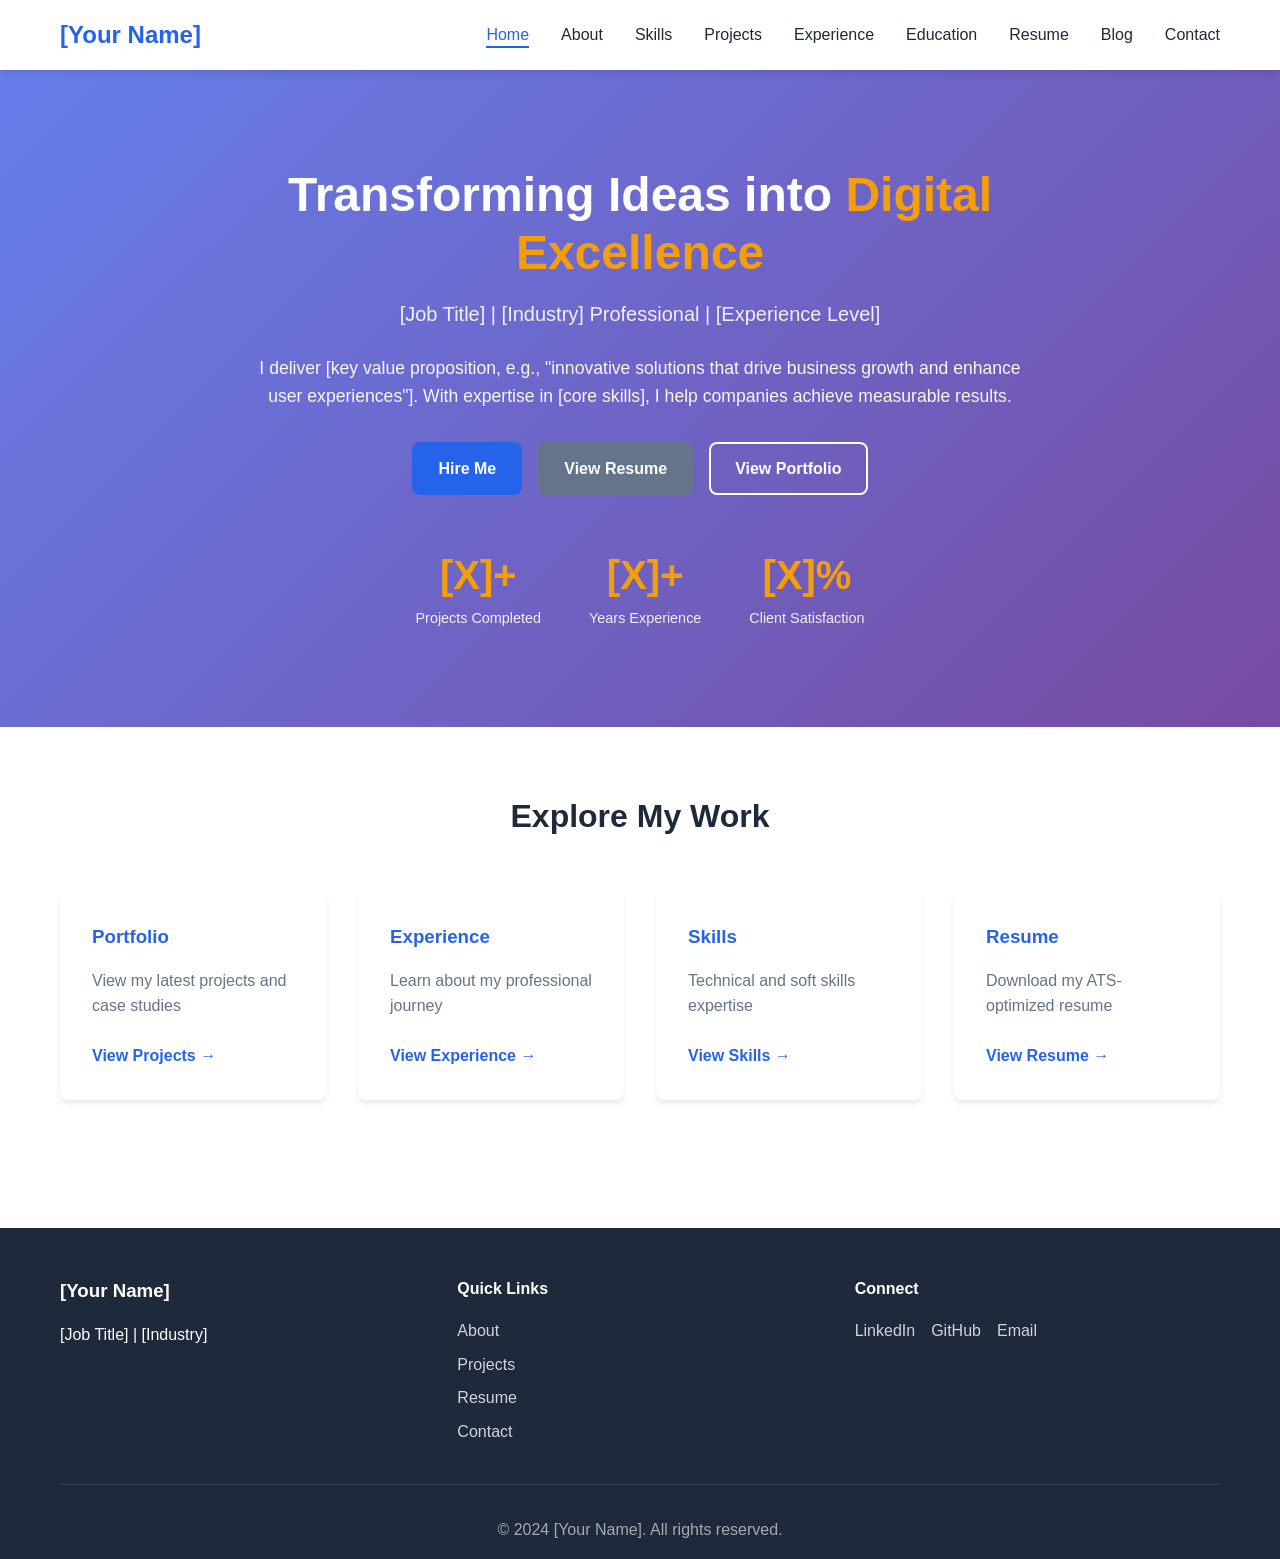
<file: portfolio/index.html>
<!DOCTYPE html>
<html lang="en">
<head>
    <meta charset="UTF-8">
    <meta name="viewport" content="width=device-width, initial-scale=1.0">
    <meta name="description" content="Professional portfolio of [Your Name] - [Job Title] in [Industry]">
    <meta name="keywords" content="[Your Name], [Job Title], [Industry], portfolio, resume">
    <title>[Your Name] - [Job Title] | Professional Portfolio</title>
    <link rel="stylesheet" href="css/style.css">
</head>
<body>
    <!-- Navigation -->
    <nav class="navbar">
        <div class="container">
            <div class="nav-brand">
                <a href="index.html">[Your Name]</a>
            </div>
            <ul class="nav-menu">
                <li><a href="index.html" class="active">Home</a></li>
                <li><a href="about.html">About</a></li>
                <li><a href="skills.html">Skills</a></li>
                <li><a href="projects.html">Projects</a></li>
                <li><a href="experience.html">Experience</a></li>
                <li><a href="certifications.html">Education</a></li>
                <li><a href="resume.html">Resume</a></li>
                <li><a href="blog.html">Blog</a></li>
                <li><a href="contact.html">Contact</a></li>
            </ul>
            <div class="hamburger">
                <span></span>
                <span></span>
                <span></span>
            </div>
        </div>
    </nav>

    <!-- Hero Section -->
    <section class="hero">
        <div class="container">
            <div class="hero-content">
                <h1 class="hero-headline">Transforming Ideas into <span class="highlight">Digital Excellence</span></h1>
                <p class="hero-subtitle">[Job Title] | [Industry] Professional | [Experience Level]</p>
                <p class="hero-description">
                    I deliver [key value proposition, e.g., "innovative solutions that drive business growth and enhance user experiences"]. 
                    With expertise in [core skills], I help companies achieve measurable results.
                </p>
                <div class="hero-cta">
                    <a href="contact.html" class="btn btn-primary">Hire Me</a>
                    <a href="resume.html" class="btn btn-secondary">View Resume</a>
                    <a href="projects.html" class="btn btn-outline">View Portfolio</a>
                </div>
                <div class="hero-stats">
                    <div class="stat-item">
                        <span class="stat-number">[X]+</span>
                        <span class="stat-label">Projects Completed</span>
                    </div>
                    <div class="stat-item">
                        <span class="stat-number">[X]+</span>
                        <span class="stat-label">Years Experience</span>
                    </div>
                    <div class="stat-item">
                        <span class="stat-number">[X]%</span>
                        <span class="stat-label">Client Satisfaction</span>
                    </div>
                </div>
            </div>
        </div>
    </section>

    <!-- Quick Links Section -->
    <section class="quick-links">
        <div class="container">
            <h2 class="section-title">Explore My Work</h2>
            <div class="link-cards">
                <div class="link-card">
                    <h3>Portfolio</h3>
                    <p>View my latest projects and case studies</p>
                    <a href="projects.html" class="card-link">View Projects →</a>
                </div>
                <div class="link-card">
                    <h3>Experience</h3>
                    <p>Learn about my professional journey</p>
                    <a href="experience.html" class="card-link">View Experience →</a>
                </div>
                <div class="link-card">
                    <h3>Skills</h3>
                    <p>Technical and soft skills expertise</p>
                    <a href="skills.html" class="card-link">View Skills →</a>
                </div>
                <div class="link-card">
                    <h3>Resume</h3>
                    <p>Download my ATS-optimized resume</p>
                    <a href="resume.html" class="card-link">View Resume →</a>
                </div>
            </div>
        </div>
    </section>

    <!-- Footer -->
    <footer class="footer">
        <div class="container">
            <div class="footer-content">
                <div class="footer-section">
                    <h3>[Your Name]</h3>
                    <p>[Job Title] | [Industry]</p>
                </div>
                <div class="footer-section">
                    <h4>Quick Links</h4>
                    <ul>
                        <li><a href="about.html">About</a></li>
                        <li><a href="projects.html">Projects</a></li>
                        <li><a href="resume.html">Resume</a></li>
                        <li><a href="contact.html">Contact</a></li>
                    </ul>
                </div>
                <div class="footer-section">
                    <h4>Connect</h4>
                    <div class="social-links">
                        <a href="[LinkedIn URL]" target="_blank">LinkedIn</a>
                        <a href="[GitHub URL]" target="_blank">GitHub</a>
                        <a href="mailto:[Your Email]">Email</a>
                    </div>
                </div>
            </div>
            <div class="footer-bottom">
                <p>&copy; 2024 [Your Name]. All rights reserved.</p>
            </div>
        </div>
    </footer>

    <script src="js/script.js"></script>
</body>
</html>
</file>
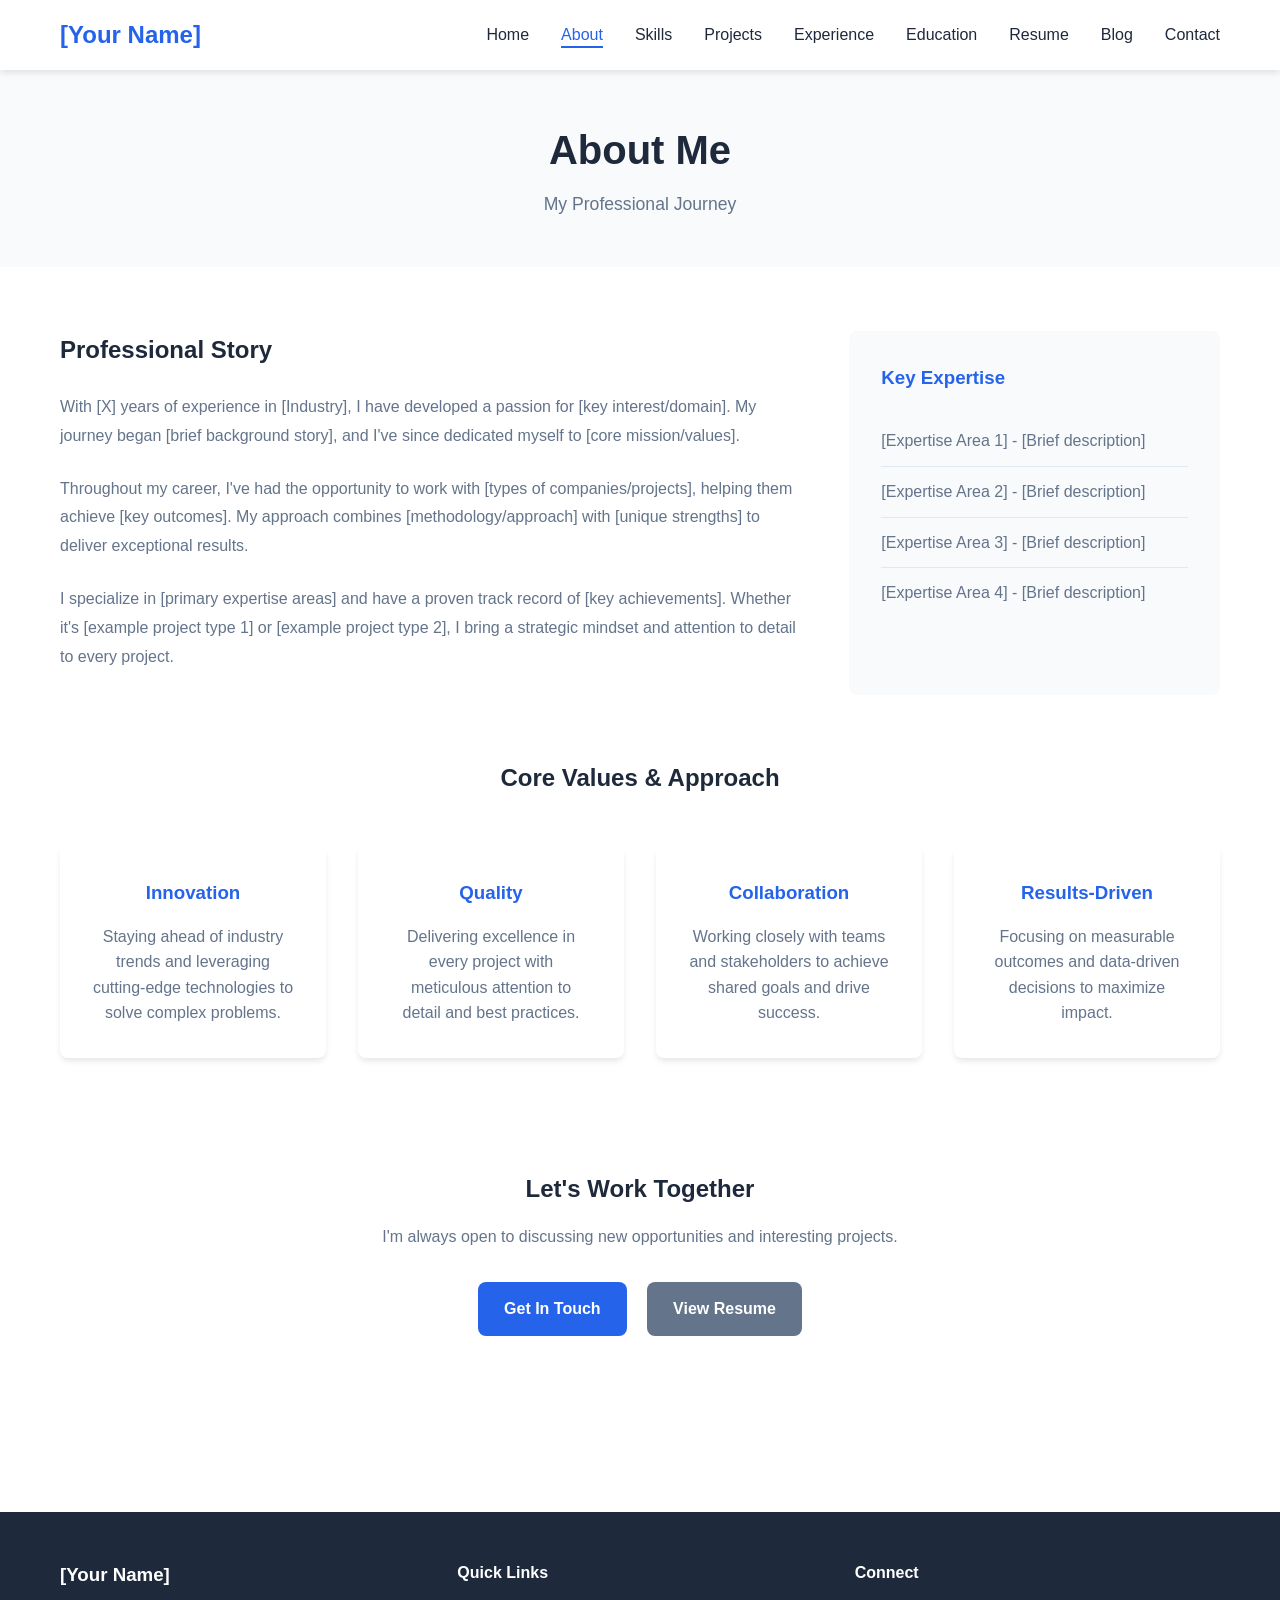
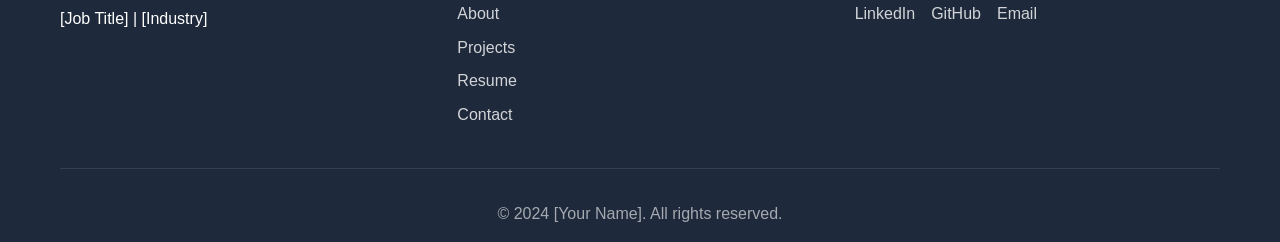
<file: portfolio/about.html>
<!DOCTYPE html>
<html lang="en">
<head>
    <meta charset="UTF-8">
    <meta name="viewport" content="width=device-width, initial-scale=1.0">
    <meta name="description" content="About [Your Name] - Professional background and expertise">
    <title>About Me | [Your Name]</title>
    <link rel="stylesheet" href="css/style.css">
</head>
<body>
    <nav class="navbar">
        <div class="container">
            <div class="nav-brand">
                <a href="index.html">[Your Name]</a>
            </div>
            <ul class="nav-menu">
                <li><a href="index.html">Home</a></li>
                <li><a href="about.html" class="active">About</a></li>
                <li><a href="skills.html">Skills</a></li>
                <li><a href="projects.html">Projects</a></li>
                <li><a href="experience.html">Experience</a></li>
                <li><a href="certifications.html">Education</a></li>
                <li><a href="resume.html">Resume</a></li>
                <li><a href="blog.html">Blog</a></li>
                <li><a href="contact.html">Contact</a></li>
            </ul>
            <div class="hamburger">
                <span></span>
                <span></span>
                <span></span>
            </div>
        </div>
    </nav>

    <section class="page-header">
        <div class="container">
            <h1>About Me</h1>
            <p class="subtitle">My Professional Journey</p>
        </div>
    </section>

    <section class="about-content">
        <div class="container">
            <div class="about-grid">
                <div class="about-text">
                    <h2>Professional Story</h2>
                    <p>
                        With [X] years of experience in [Industry], I have developed a passion for [key interest/domain]. 
                        My journey began [brief background story], and I've since dedicated myself to [core mission/values].
                    </p>
                    <p>
                        Throughout my career, I've had the opportunity to work with [types of companies/projects], 
                        helping them achieve [key outcomes]. My approach combines [methodology/approach] with 
                        [unique strengths] to deliver exceptional results.
                    </p>
                    <p>
                        I specialize in [primary expertise areas] and have a proven track record of [key achievements]. 
                        Whether it's [example project type 1] or [example project type 2], I bring a strategic mindset 
                        and attention to detail to every project.
                    </p>
                </div>
                <div class="about-highlights">
                    <h3>Key Expertise</h3>
                    <ul class="expertise-list">
                        <li>[Expertise Area 1] - [Brief description]</li>
                        <li>[Expertise Area 2] - [Brief description]</li>
                        <li>[Expertise Area 3] - [Brief description]</li>
                        <li>[Expertise Area 4] - [Brief description]</li>
                    </ul>
                </div>
            </div>

            <div class="values-section">
                <h2>Core Values & Approach</h2>
                <div class="values-grid">
                    <div class="value-card">
                        <h3>Innovation</h3>
                        <p>Staying ahead of industry trends and leveraging cutting-edge technologies to solve complex problems.</p>
                    </div>
                    <div class="value-card">
                        <h3>Quality</h3>
                        <p>Delivering excellence in every project with meticulous attention to detail and best practices.</p>
                    </div>
                    <div class="value-card">
                        <h3>Collaboration</h3>
                        <p>Working closely with teams and stakeholders to achieve shared goals and drive success.</p>
                    </div>
                    <div class="value-card">
                        <h3>Results-Driven</h3>
                        <p>Focusing on measurable outcomes and data-driven decisions to maximize impact.</p>
                    </div>
                </div>
            </div>

            <div class="cta-section">
                <h2>Let's Work Together</h2>
                <p>I'm always open to discussing new opportunities and interesting projects.</p>
                <a href="contact.html" class="btn btn-primary">Get In Touch</a>
                <a href="resume.html" class="btn btn-secondary">View Resume</a>
            </div>
        </div>
    </section>

    <footer class="footer">
        <div class="container">
            <div class="footer-content">
                <div class="footer-section">
                    <h3>[Your Name]</h3>
                    <p>[Job Title] | [Industry]</p>
                </div>
                <div class="footer-section">
                    <h4>Quick Links</h4>
                    <ul>
                        <li><a href="about.html">About</a></li>
                        <li><a href="projects.html">Projects</a></li>
                        <li><a href="resume.html">Resume</a></li>
                        <li><a href="contact.html">Contact</a></li>
                    </ul>
                </div>
                <div class="footer-section">
                    <h4>Connect</h4>
                    <div class="social-links">
                        <a href="[LinkedIn URL]" target="_blank">LinkedIn</a>
                        <a href="[GitHub URL]" target="_blank">GitHub</a>
                        <a href="mailto:[Your Email]">Email</a>
                    </div>
                </div>
            </div>
            <div class="footer-bottom">
                <p>&copy; 2024 [Your Name]. All rights reserved.</p>
            </div>
        </div>
    </footer>

    <script src="js/script.js"></script>
</body>
</html>
</file>
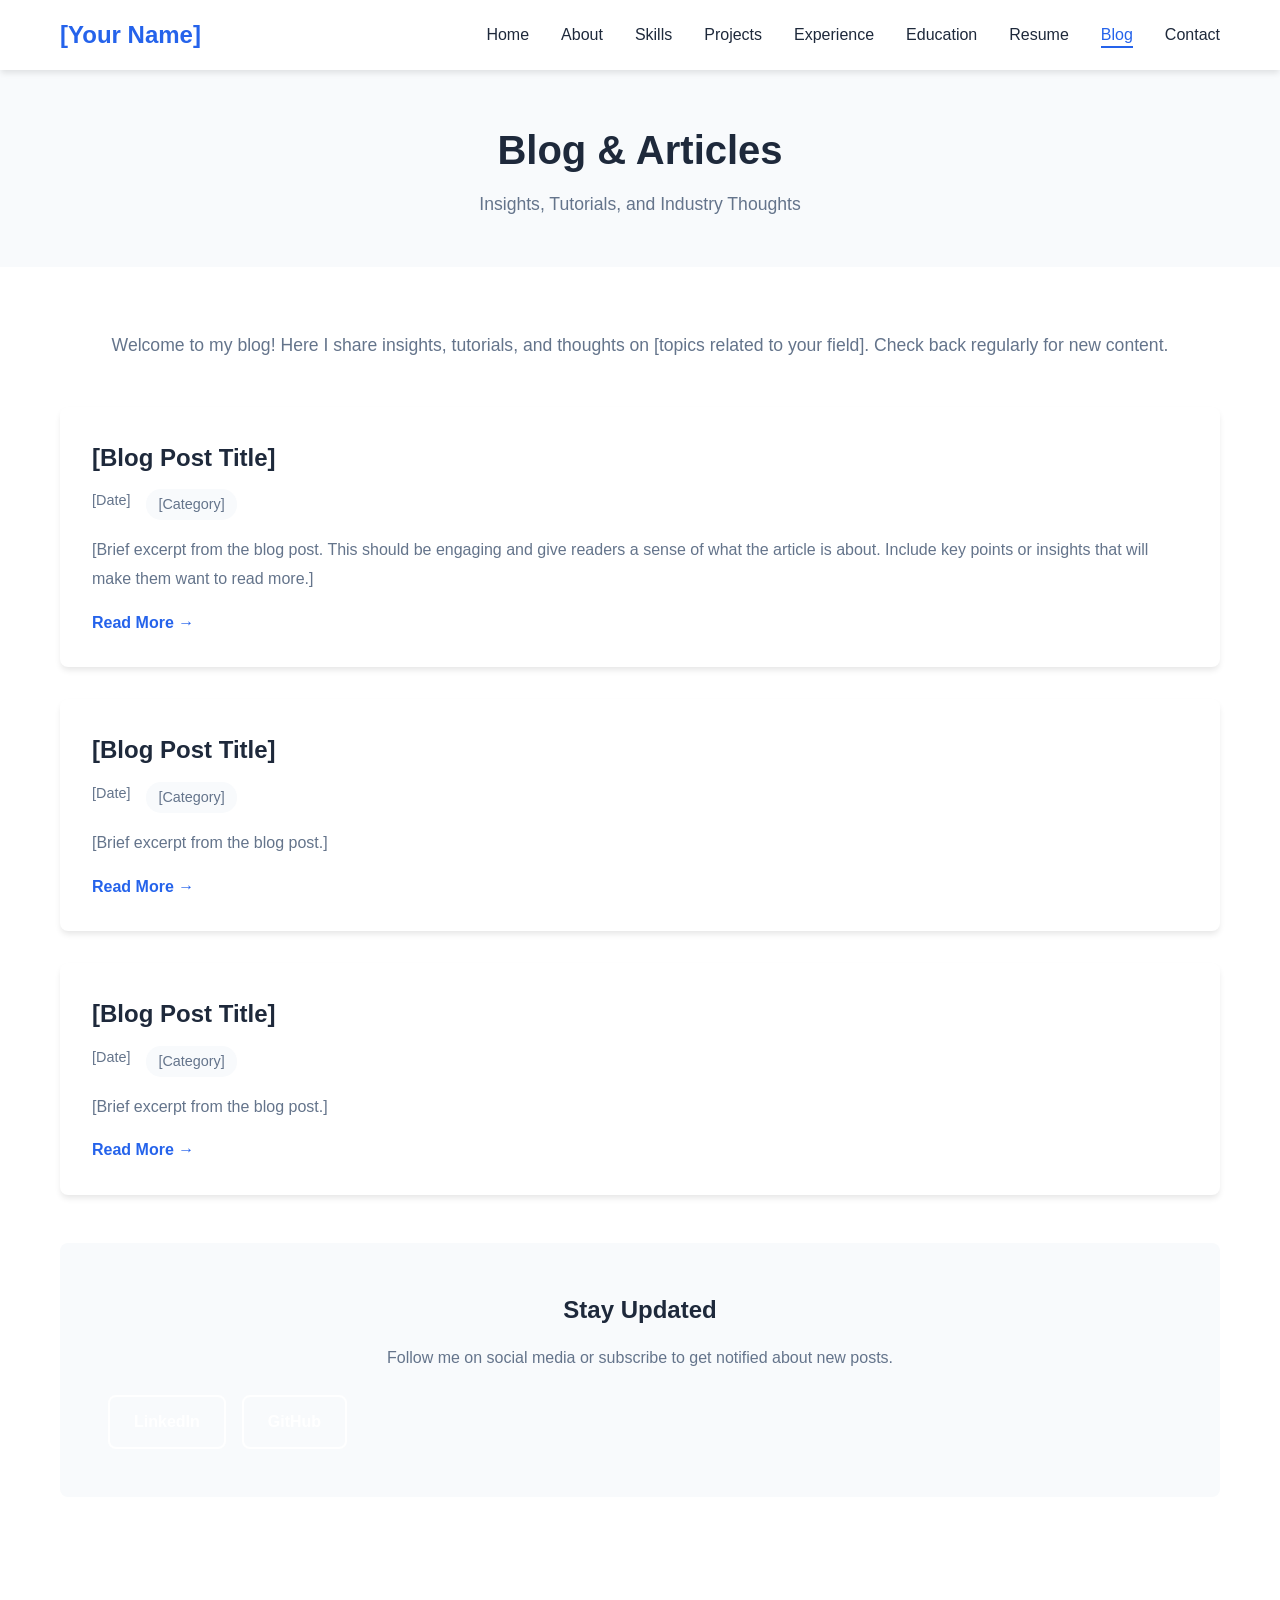
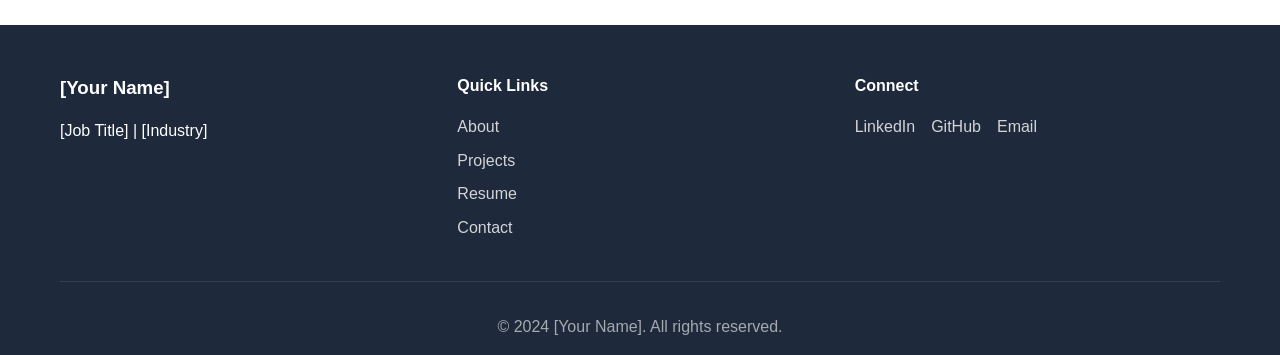
<file: portfolio/blog.html>
<!DOCTYPE html>
<html lang="en">
<head>
    <meta charset="UTF-8">
    <meta name="viewport" content="width=device-width, initial-scale=1.0">
    <meta name="description" content="Blog and articles by [Your Name]">
    <title>Blog | [Your Name]</title>
    <link rel="stylesheet" href="css/style.css">
</head>
<body>
    <nav class="navbar">
        <div class="container">
            <div class="nav-brand">
                <a href="index.html">[Your Name]</a>
            </div>
            <ul class="nav-menu">
                <li><a href="index.html">Home</a></li>
                <li><a href="about.html">About</a></li>
                <li><a href="skills.html">Skills</a></li>
                <li><a href="projects.html">Projects</a></li>
                <li><a href="experience.html">Experience</a></li>
                <li><a href="certifications.html">Education</a></li>
                <li><a href="resume.html">Resume</a></li>
                <li><a href="blog.html" class="active">Blog</a></li>
                <li><a href="contact.html">Contact</a></li>
            </ul>
            <div class="hamburger">
                <span></span>
                <span></span>
                <span></span>
            </div>
        </div>
    </nav>

    <section class="page-header">
        <div class="container">
            <h1>Blog & Articles</h1>
            <p class="subtitle">Insights, Tutorials, and Industry Thoughts</p>
        </div>
    </section>

    <section class="blog-content">
        <div class="container">
            <div class="blog-intro">
                <p>
                    Welcome to my blog! Here I share insights, tutorials, and thoughts on [topics related to your field]. 
                    Check back regularly for new content.
                </p>
            </div>

            <div class="blog-posts">
                <!-- Blog Post 1 -->
                <article class="blog-post">
                    <div class="blog-post-header">
                        <h2><a href="blog/[post-slug].html">[Blog Post Title]</a></h2>
                        <div class="blog-meta">
                            <span class="blog-date">[Date]</span>
                            <span class="blog-category">[Category]</span>
                        </div>
                    </div>
                    <div class="blog-post-excerpt">
                        <p>
                            [Brief excerpt from the blog post. This should be engaging and give readers a sense of what 
                            the article is about. Include key points or insights that will make them want to read more.]
                        </p>
                    </div>
                    <a href="blog/[post-slug].html" class="read-more">Read More →</a>
                </article>

                <!-- Blog Post 2 -->
                <article class="blog-post">
                    <div class="blog-post-header">
                        <h2><a href="blog/[post-slug].html">[Blog Post Title]</a></h2>
                        <div class="blog-meta">
                            <span class="blog-date">[Date]</span>
                            <span class="blog-category">[Category]</span>
                        </div>
                    </div>
                    <div class="blog-post-excerpt">
                        <p>
                            [Brief excerpt from the blog post.]
                        </p>
                    </div>
                    <a href="blog/[post-slug].html" class="read-more">Read More →</a>
                </article>

                <!-- Blog Post 3 -->
                <article class="blog-post">
                    <div class="blog-post-header">
                        <h2><a href="blog/[post-slug].html">[Blog Post Title]</a></h2>
                        <div class="blog-meta">
                            <span class="blog-date">[Date]</span>
                            <span class="blog-category">[Category]</span>
                        </div>
                    </div>
                    <div class="blog-post-excerpt">
                        <p>
                            [Brief excerpt from the blog post.]
                        </p>
                    </div>
                    <a href="blog/[post-slug].html" class="read-more">Read More →</a>
                </article>
            </div>

            <div class="blog-cta">
                <h2>Stay Updated</h2>
                <p>Follow me on social media or subscribe to get notified about new posts.</p>
                <div class="social-links">
                    <a href="[LinkedIn URL]" target="_blank" class="btn btn-outline">LinkedIn</a>
                    <a href="[GitHub URL]" target="_blank" class="btn btn-outline">GitHub</a>
                </div>
            </div>
        </div>
    </section>

    <footer class="footer">
        <div class="container">
            <div class="footer-content">
                <div class="footer-section">
                    <h3>[Your Name]</h3>
                    <p>[Job Title] | [Industry]</p>
                </div>
                <div class="footer-section">
                    <h4>Quick Links</h4>
                    <ul>
                        <li><a href="about.html">About</a></li>
                        <li><a href="projects.html">Projects</a></li>
                        <li><a href="resume.html">Resume</a></li>
                        <li><a href="contact.html">Contact</a></li>
                    </ul>
                </div>
                <div class="footer-section">
                    <h4>Connect</h4>
                    <div class="social-links">
                        <a href="[LinkedIn URL]" target="_blank">LinkedIn</a>
                        <a href="[GitHub URL]" target="_blank">GitHub</a>
                        <a href="mailto:[Your Email]">Email</a>
                    </div>
                </div>
            </div>
            <div class="footer-bottom">
                <p>&copy; 2024 [Your Name]. All rights reserved.</p>
            </div>
        </div>
    </footer>

    <script src="js/script.js"></script>
</body>
</html>
</file>
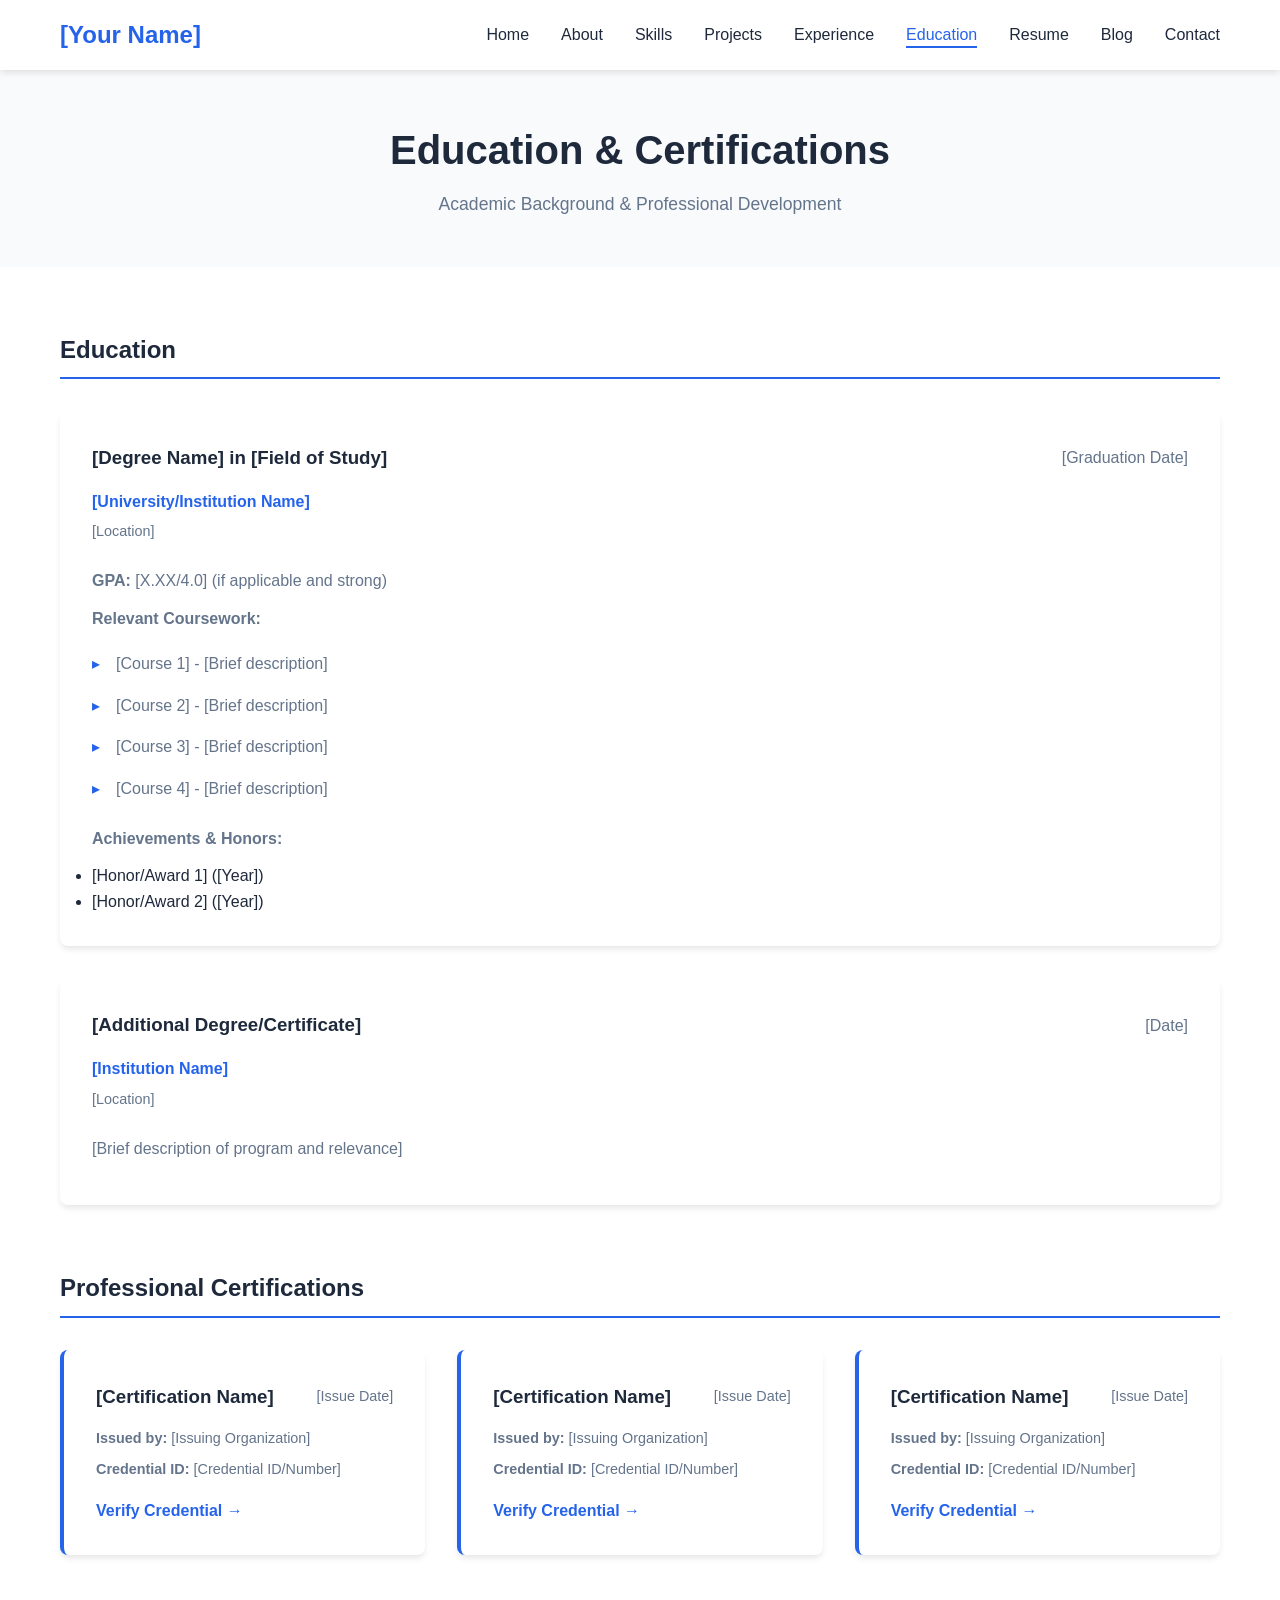
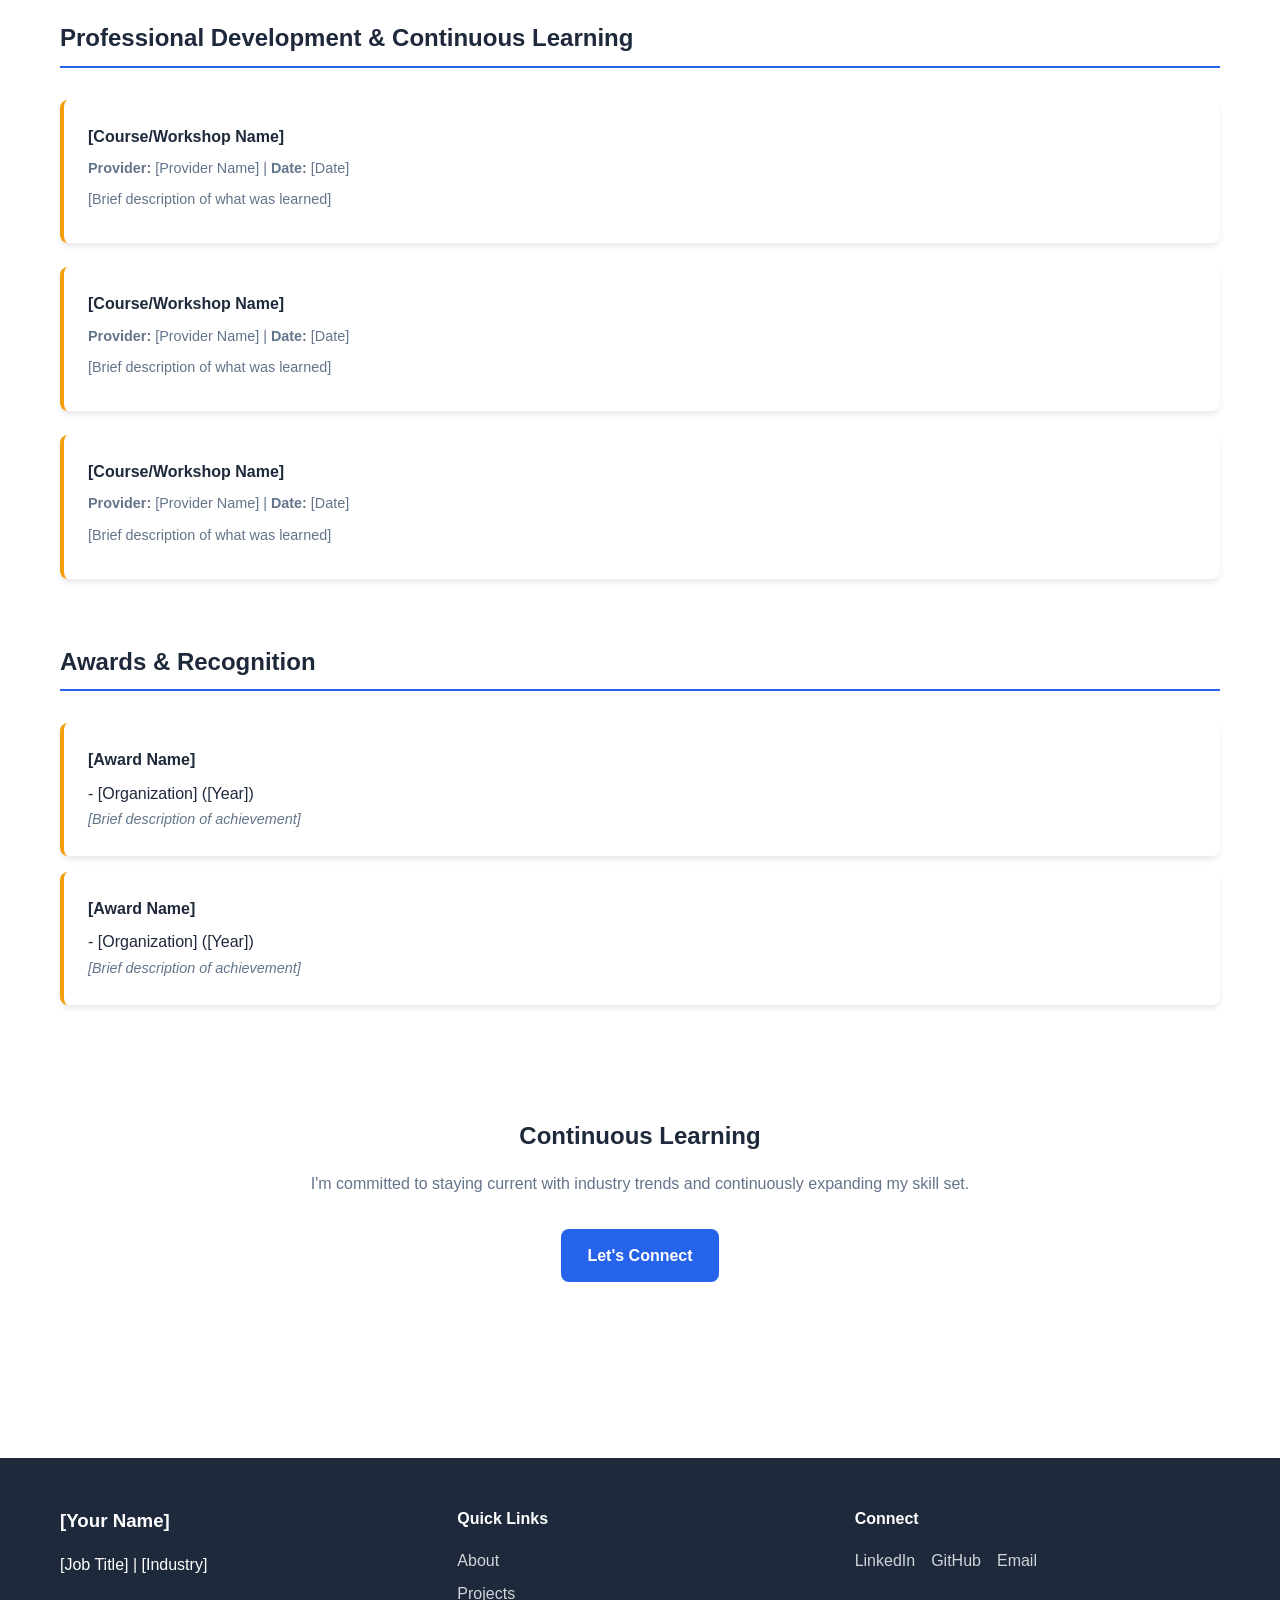
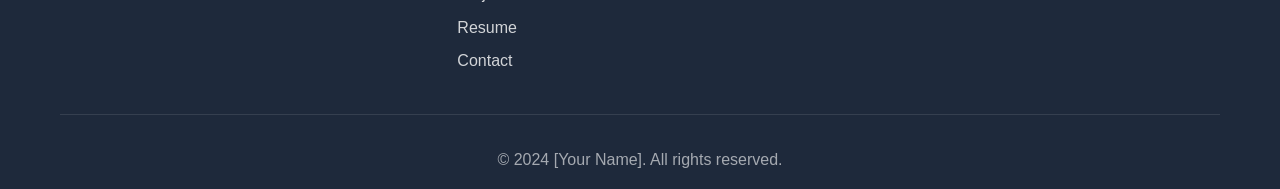
<file: portfolio/certifications.html>
<!DOCTYPE html>
<html lang="en">
<head>
    <meta charset="UTF-8">
    <meta name="viewport" content="width=device-width, initial-scale=1.0">
    <meta name="description" content="Education, certifications, and professional development of [Your Name]">
    <title>Education & Certifications | [Your Name]</title>
    <link rel="stylesheet" href="css/style.css">
</head>
<body>
    <nav class="navbar">
        <div class="container">
            <div class="nav-brand">
                <a href="index.html">[Your Name]</a>
            </div>
            <ul class="nav-menu">
                <li><a href="index.html">Home</a></li>
                <li><a href="about.html">About</a></li>
                <li><a href="skills.html">Skills</a></li>
                <li><a href="projects.html">Projects</a></li>
                <li><a href="experience.html">Experience</a></li>
                <li><a href="certifications.html" class="active">Education</a></li>
                <li><a href="resume.html">Resume</a></li>
                <li><a href="blog.html">Blog</a></li>
                <li><a href="contact.html">Contact</a></li>
            </ul>
            <div class="hamburger">
                <span></span>
                <span></span>
                <span></span>
            </div>
        </div>
    </nav>

    <section class="page-header">
        <div class="container">
            <h1>Education & Certifications</h1>
            <p class="subtitle">Academic Background & Professional Development</p>
        </div>
    </section>

    <section class="certifications-content">
        <div class="container">
            <!-- Education Section -->
            <div class="education-section">
                <h2>Education</h2>
                
                <div class="education-card">
                    <div class="education-header">
                        <h3>[Degree Name] in [Field of Study]</h3>
                        <span class="education-date">[Graduation Date]</span>
                    </div>
                    <div class="education-institution">
                        <h4>[University/Institution Name]</h4>
                        <span class="institution-location">[Location]</span>
                    </div>
                    <div class="education-details">
                        <p><strong>GPA:</strong> [X.XX/4.0] (if applicable and strong)</p>
                        <p><strong>Relevant Coursework:</strong></p>
                        <ul class="coursework-list">
                            <li>[Course 1] - [Brief description]</li>
                            <li>[Course 2] - [Brief description]</li>
                            <li>[Course 3] - [Brief description]</li>
                            <li>[Course 4] - [Brief description]</li>
                        </ul>
                        <p><strong>Achievements & Honors:</strong></p>
                        <ul>
                            <li>[Honor/Award 1] ([Year])</li>
                            <li>[Honor/Award 2] ([Year])</li>
                        </ul>
                    </div>
                </div>

                <!-- Additional Education (if applicable) -->
                <div class="education-card">
                    <div class="education-header">
                        <h3>[Additional Degree/Certificate]</h3>
                        <span class="education-date">[Date]</span>
                    </div>
                    <div class="education-institution">
                        <h4>[Institution Name]</h4>
                        <span class="institution-location">[Location]</span>
                    </div>
                    <div class="education-details">
                        <p>[Brief description of program and relevance]</p>
                    </div>
                </div>
            </div>

            <!-- Certifications Section -->
            <div class="certifications-section">
                <h2>Professional Certifications</h2>
                
                <div class="cert-grid">
                    <div class="cert-card">
                        <div class="cert-header">
                            <h3>[Certification Name]</h3>
                            <span class="cert-date">[Issue Date]</span>
                        </div>
                        <div class="cert-issuer">
                            <strong>Issued by:</strong> [Issuing Organization]
                        </div>
                        <div class="cert-credential">
                            <strong>Credential ID:</strong> [Credential ID/Number]
                        </div>
                        <div class="cert-link">
                            <a href="[Verification URL]" target="_blank">Verify Credential →</a>
                        </div>
                    </div>

                    <div class="cert-card">
                        <div class="cert-header">
                            <h3>[Certification Name]</h3>
                            <span class="cert-date">[Issue Date]</span>
                        </div>
                        <div class="cert-issuer">
                            <strong>Issued by:</strong> [Issuing Organization]
                        </div>
                        <div class="cert-credential">
                            <strong>Credential ID:</strong> [Credential ID/Number]
                        </div>
                        <div class="cert-link">
                            <a href="[Verification URL]" target="_blank">Verify Credential →</a>
                        </div>
                    </div>

                    <div class="cert-card">
                        <div class="cert-header">
                            <h3>[Certification Name]</h3>
                            <span class="cert-date">[Issue Date]</span>
                        </div>
                        <div class="cert-issuer">
                            <strong>Issued by:</strong> [Issuing Organization]
                        </div>
                        <div class="cert-credential">
                            <strong>Credential ID:</strong> [Credential ID/Number]
                        </div>
                        <div class="cert-link">
                            <a href="[Verification URL]" target="_blank">Verify Credential →</a>
                        </div>
                    </div>
                </div>
            </div>

            <!-- Professional Development Section -->
            <div class="development-section">
                <h2>Professional Development & Continuous Learning</h2>
                <div class="dev-list">
                    <div class="dev-item">
                        <h4>[Course/Workshop Name]</h4>
                        <p><strong>Provider:</strong> [Provider Name] | <strong>Date:</strong> [Date]</p>
                        <p>[Brief description of what was learned]</p>
                    </div>
                    <div class="dev-item">
                        <h4>[Course/Workshop Name]</h4>
                        <p><strong>Provider:</strong> [Provider Name] | <strong>Date:</strong> [Date]</p>
                        <p>[Brief description of what was learned]</p>
                    </div>
                    <div class="dev-item">
                        <h4>[Course/Workshop Name]</h4>
                        <p><strong>Provider:</strong> [Provider Name] | <strong>Date:</strong> [Date]</p>
                        <p>[Brief description of what was learned]</p>
                    </div>
                </div>
            </div>

            <!-- Awards & Recognition -->
            <div class="awards-section">
                <h2>Awards & Recognition</h2>
                <ul class="awards-list">
                    <li>
                        <strong>[Award Name]</strong> - [Organization] ([Year])
                        <br><em>[Brief description of achievement]</em>
                    </li>
                    <li>
                        <strong>[Award Name]</strong> - [Organization] ([Year])
                        <br><em>[Brief description of achievement]</em>
                    </li>
                </ul>
            </div>

            <div class="cta-section">
                <h2>Continuous Learning</h2>
                <p>I'm committed to staying current with industry trends and continuously expanding my skill set.</p>
                <a href="contact.html" class="btn btn-primary">Let's Connect</a>
            </div>
        </div>
    </section>

    <footer class="footer">
        <div class="container">
            <div class="footer-content">
                <div class="footer-section">
                    <h3>[Your Name]</h3>
                    <p>[Job Title] | [Industry]</p>
                </div>
                <div class="footer-section">
                    <h4>Quick Links</h4>
                    <ul>
                        <li><a href="about.html">About</a></li>
                        <li><a href="projects.html">Projects</a></li>
                        <li><a href="resume.html">Resume</a></li>
                        <li><a href="contact.html">Contact</a></li>
                    </ul>
                </div>
                <div class="footer-section">
                    <h4>Connect</h4>
                    <div class="social-links">
                        <a href="[LinkedIn URL]" target="_blank">LinkedIn</a>
                        <a href="[GitHub URL]" target="_blank">GitHub</a>
                        <a href="mailto:[Your Email]">Email</a>
                    </div>
                </div>
            </div>
            <div class="footer-bottom">
                <p>&copy; 2024 [Your Name]. All rights reserved.</p>
            </div>
        </div>
    </footer>

    <script src="js/script.js"></script>
</body>
</html>
</file>
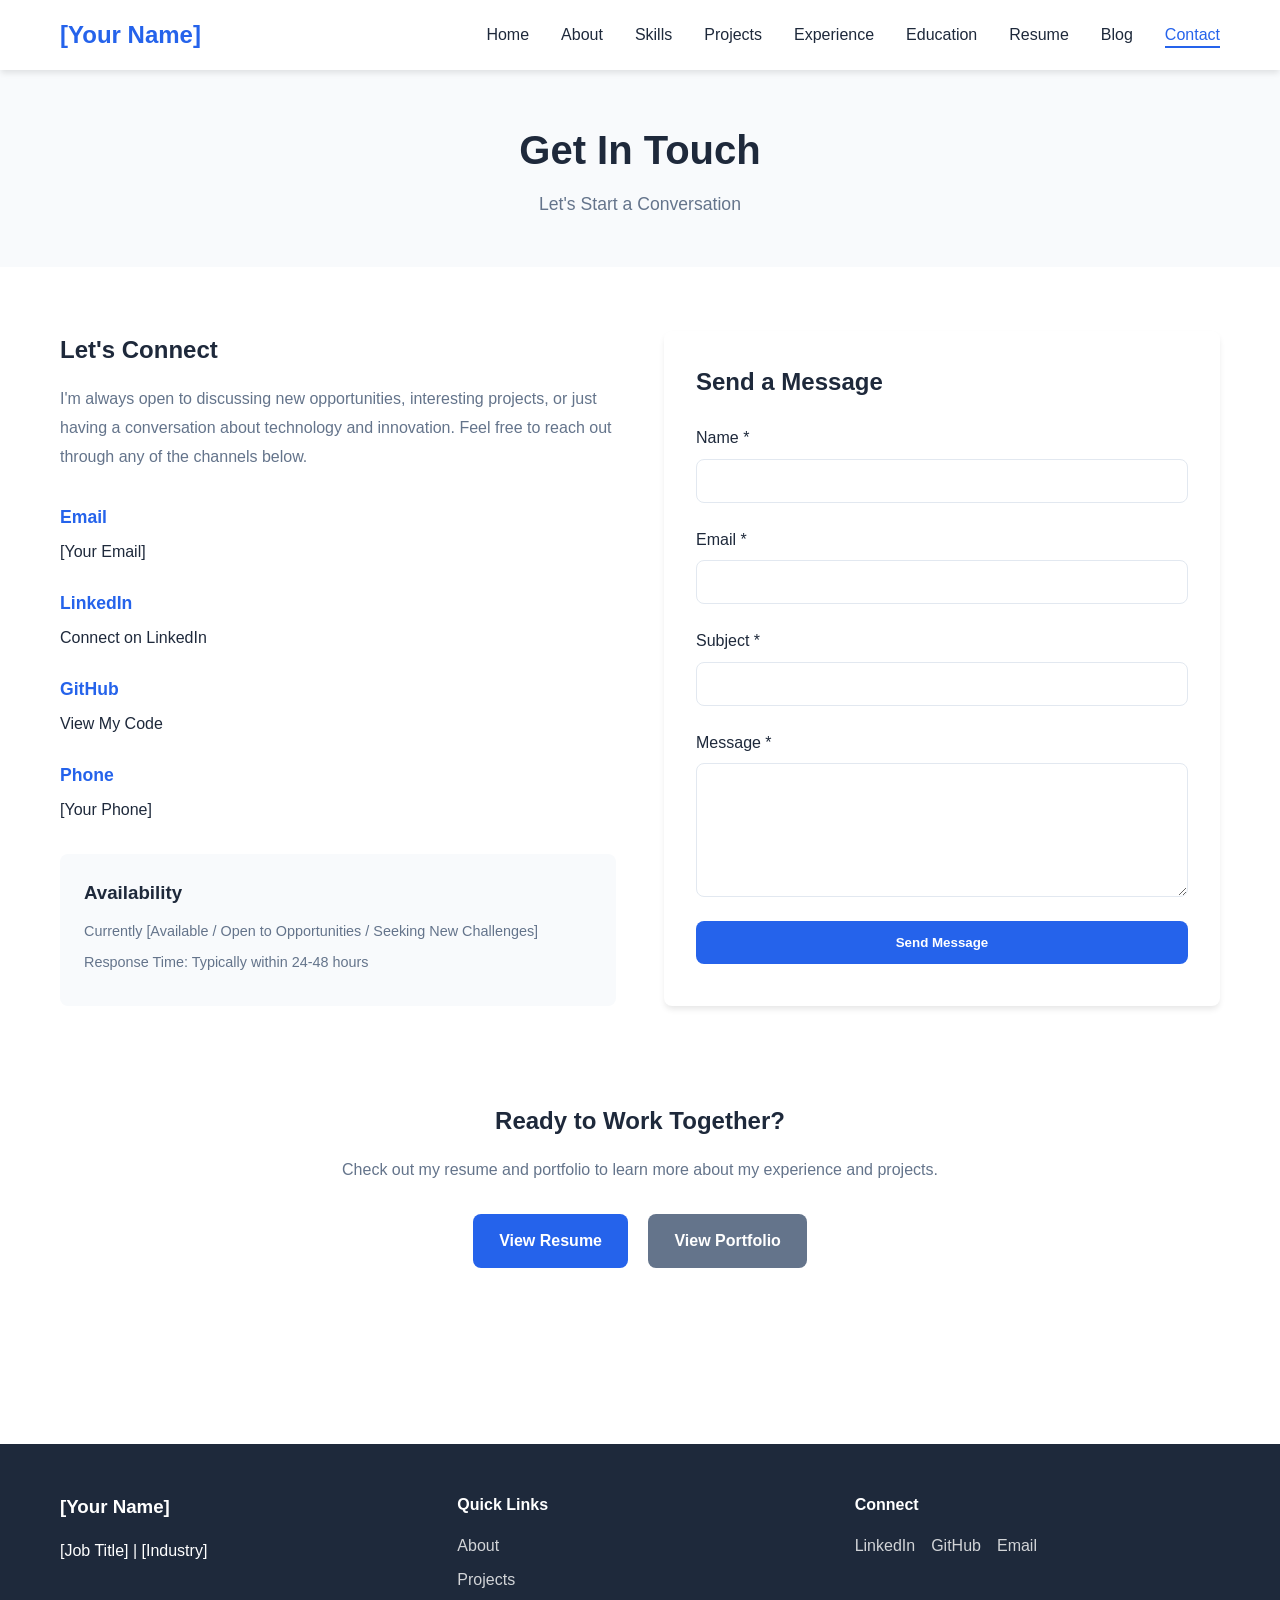
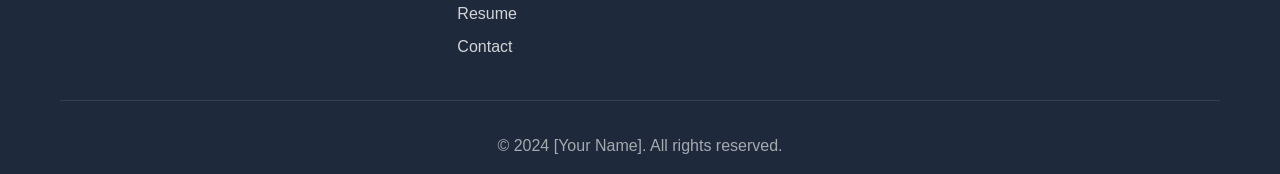
<file: portfolio/contact.html>
<!DOCTYPE html>
<html lang="en">
<head>
    <meta charset="UTF-8">
    <meta name="viewport" content="width=device-width, initial-scale=1.0">
    <meta name="description" content="Contact [Your Name] - Get in touch for opportunities">
    <title>Contact | [Your Name]</title>
    <link rel="stylesheet" href="css/style.css">
</head>
<body>
    <nav class="navbar">
        <div class="container">
            <div class="nav-brand">
                <a href="index.html">[Your Name]</a>
            </div>
            <ul class="nav-menu">
                <li><a href="index.html">Home</a></li>
                <li><a href="about.html">About</a></li>
                <li><a href="skills.html">Skills</a></li>
                <li><a href="projects.html">Projects</a></li>
                <li><a href="experience.html">Experience</a></li>
                <li><a href="certifications.html">Education</a></li>
                <li><a href="resume.html">Resume</a></li>
                <li><a href="blog.html">Blog</a></li>
                <li><a href="contact.html" class="active">Contact</a></li>
            </ul>
            <div class="hamburger">
                <span></span>
                <span></span>
                <span></span>
            </div>
        </div>
    </nav>

    <section class="page-header">
        <div class="container">
            <h1>Get In Touch</h1>
            <p class="subtitle">Let's Start a Conversation</p>
        </div>
    </section>

    <section class="contact-content">
        <div class="container">
            <div class="contact-grid">
                <div class="contact-info">
                    <h2>Let's Connect</h2>
                    <p>
                        I'm always open to discussing new opportunities, interesting projects, or just having a conversation 
                        about technology and innovation. Feel free to reach out through any of the channels below.
                    </p>
                    
                    <div class="contact-methods">
                        <div class="contact-method">
                            <h3>Email</h3>
                            <a href="mailto:[Your Email]">[Your Email]</a>
                        </div>
                        <div class="contact-method">
                            <h3>LinkedIn</h3>
                            <a href="[LinkedIn URL]" target="_blank">Connect on LinkedIn</a>
                        </div>
                        <div class="contact-method">
                            <h3>GitHub</h3>
                            <a href="[GitHub URL]" target="_blank">View My Code</a>
                        </div>
                        <div class="contact-method">
                            <h3>Phone</h3>
                            <a href="tel:[Your Phone]">[Your Phone]</a>
                        </div>
                    </div>

                    <div class="availability">
                        <h3>Availability</h3>
                        <p>Currently [Available / Open to Opportunities / Seeking New Challenges]</p>
                        <p>Response Time: Typically within 24-48 hours</p>
                    </div>
                </div>

                <div class="contact-form-container">
                    <h2>Send a Message</h2>
                    <form class="contact-form" id="contactForm">
                        <div class="form-group">
                            <label for="name">Name *</label>
                            <input type="text" id="name" name="name" required>
                        </div>
                        <div class="form-group">
                            <label for="email">Email *</label>
                            <input type="email" id="email" name="email" required>
                        </div>
                        <div class="form-group">
                            <label for="subject">Subject *</label>
                            <input type="text" id="subject" name="subject" required>
                        </div>
                        <div class="form-group">
                            <label for="message">Message *</label>
                            <textarea id="message" name="message" rows="6" required></textarea>
                        </div>
                        <button type="submit" class="btn btn-primary">Send Message</button>
                    </form>
                </div>
            </div>

            <div class="cta-section">
                <h2>Ready to Work Together?</h2>
                <p>Check out my resume and portfolio to learn more about my experience and projects.</p>
                <a href="resume.html" class="btn btn-primary">View Resume</a>
                <a href="projects.html" class="btn btn-secondary">View Portfolio</a>
            </div>
        </div>
    </section>

    <footer class="footer">
        <div class="container">
            <div class="footer-content">
                <div class="footer-section">
                    <h3>[Your Name]</h3>
                    <p>[Job Title] | [Industry]</p>
                </div>
                <div class="footer-section">
                    <h4>Quick Links</h4>
                    <ul>
                        <li><a href="about.html">About</a></li>
                        <li><a href="projects.html">Projects</a></li>
                        <li><a href="resume.html">Resume</a></li>
                        <li><a href="contact.html">Contact</a></li>
                    </ul>
                </div>
                <div class="footer-section">
                    <h4>Connect</h4>
                    <div class="social-links">
                        <a href="[LinkedIn URL]" target="_blank">LinkedIn</a>
                        <a href="[GitHub URL]" target="_blank">GitHub</a>
                        <a href="mailto:[Your Email]">Email</a>
                    </div>
                </div>
            </div>
            <div class="footer-bottom">
                <p>&copy; 2024 [Your Name]. All rights reserved.</p>
            </div>
        </div>
    </footer>

    <script src="js/script.js"></script>
</body>
</html>
</file>
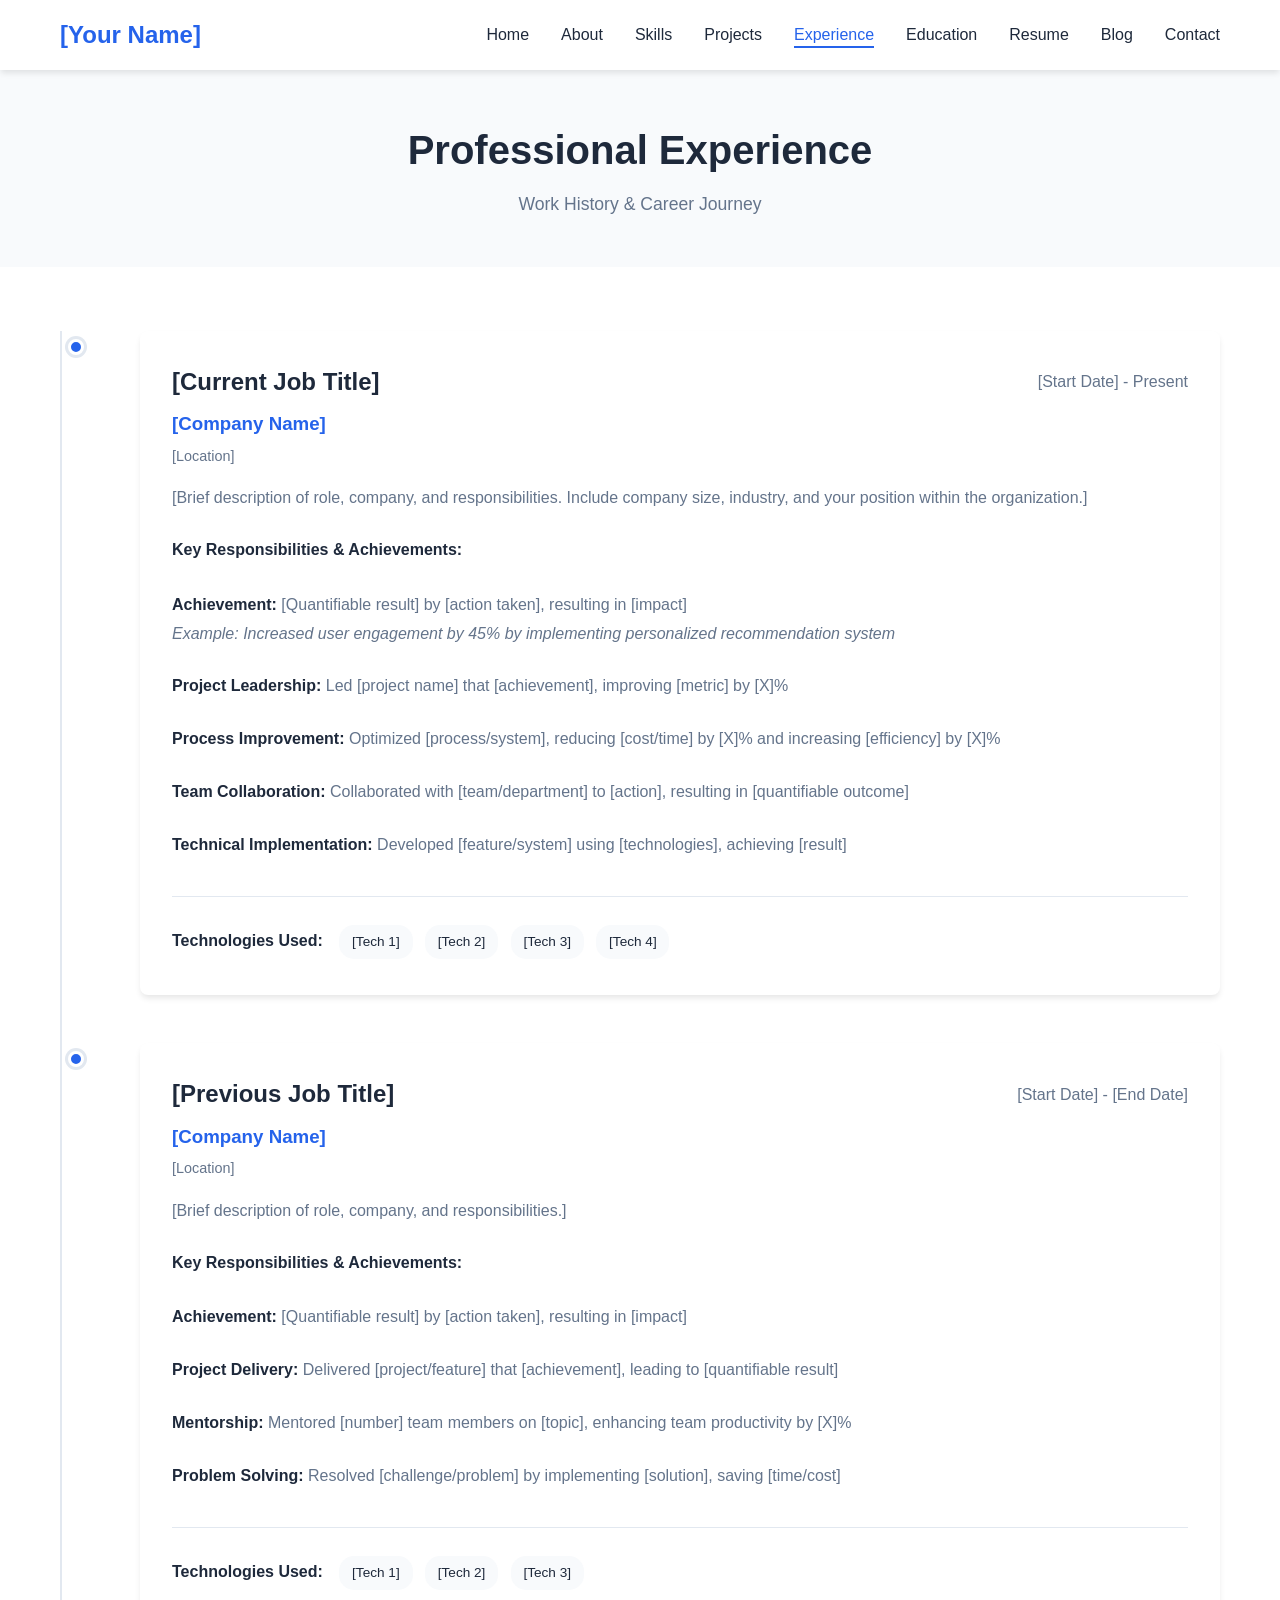
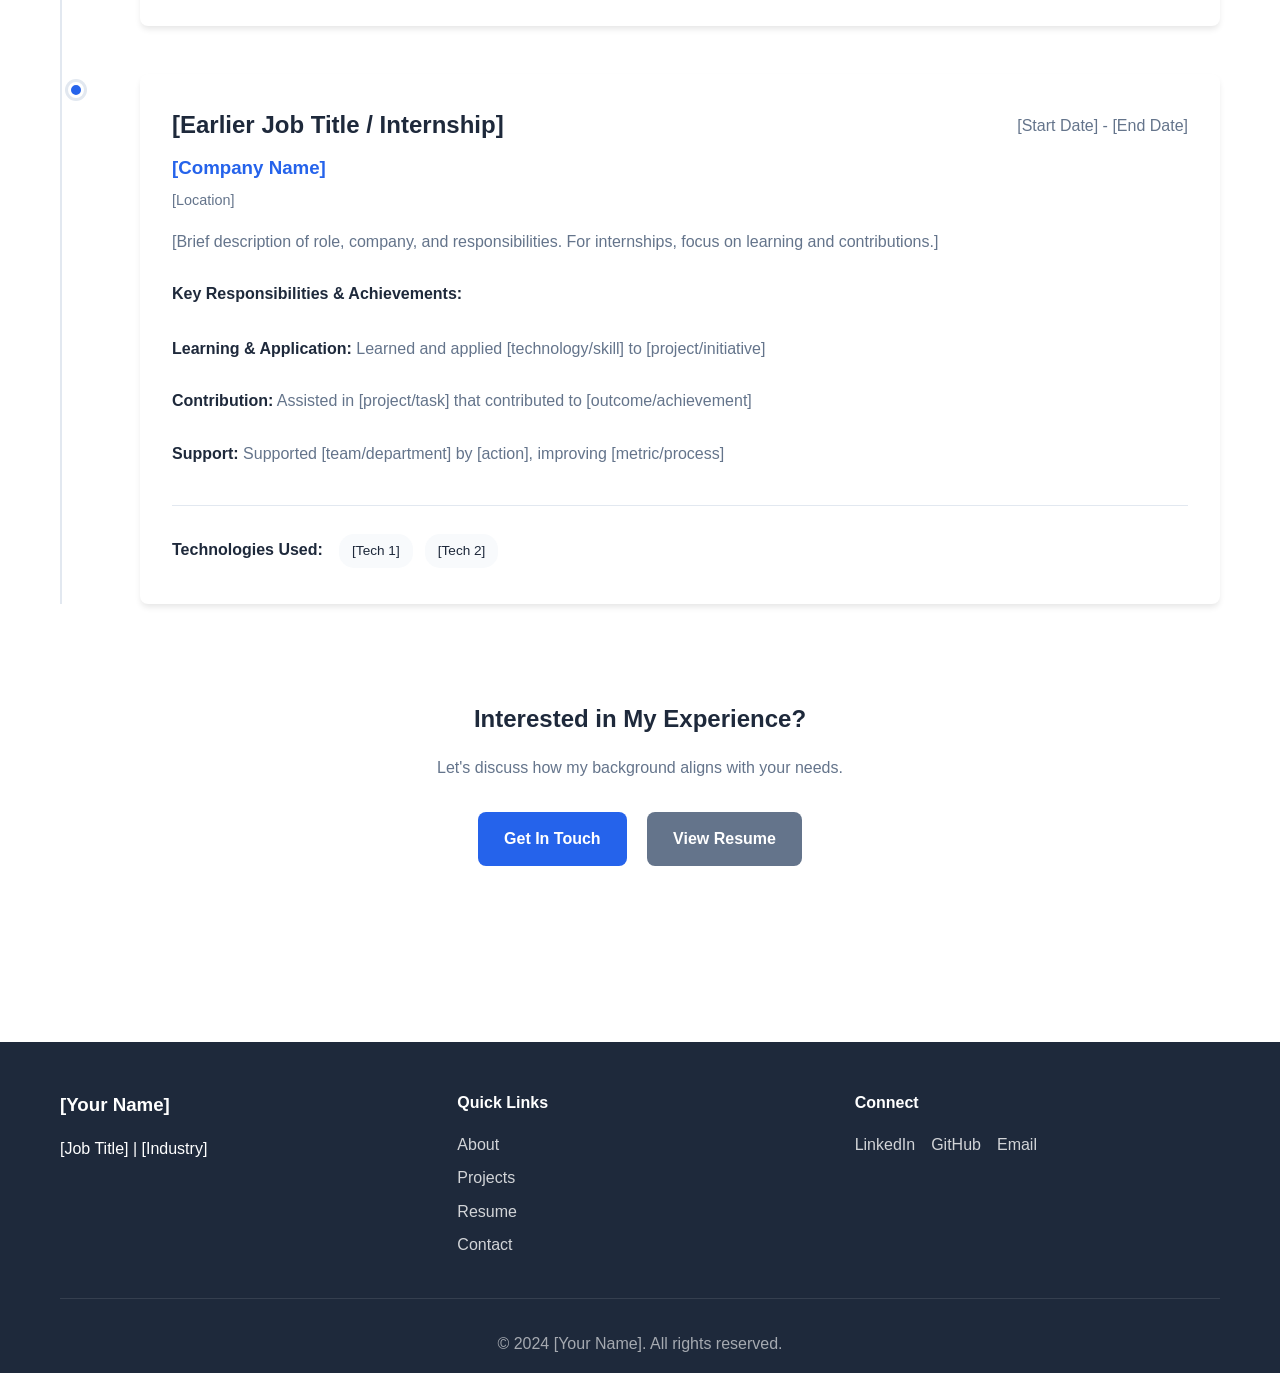
<file: portfolio/experience.html>
<!DOCTYPE html>
<html lang="en">
<head>
    <meta charset="UTF-8">
    <meta name="viewport" content="width=device-width, initial-scale=1.0">
    <meta name="description" content="Professional experience and work history of [Your Name]">
    <title>Experience | [Your Name]</title>
    <link rel="stylesheet" href="css/style.css">
</head>
<body>
    <nav class="navbar">
        <div class="container">
            <div class="nav-brand">
                <a href="index.html">[Your Name]</a>
            </div>
            <ul class="nav-menu">
                <li><a href="index.html">Home</a></li>
                <li><a href="about.html">About</a></li>
                <li><a href="skills.html">Skills</a></li>
                <li><a href="projects.html">Projects</a></li>
                <li><a href="experience.html" class="active">Experience</a></li>
                <li><a href="certifications.html">Education</a></li>
                <li><a href="resume.html">Resume</a></li>
                <li><a href="blog.html">Blog</a></li>
                <li><a href="contact.html">Contact</a></li>
            </ul>
            <div class="hamburger">
                <span></span>
                <span></span>
                <span></span>
            </div>
        </div>
    </nav>

    <section class="page-header">
        <div class="container">
            <h1>Professional Experience</h1>
            <p class="subtitle">Work History & Career Journey</p>
        </div>
    </section>

    <section class="experience-content">
        <div class="container">
            <div class="timeline">
                <!-- Current/Most Recent Position -->
                <div class="timeline-item">
                    <div class="timeline-marker"></div>
                    <div class="timeline-content">
                        <div class="experience-header">
                            <h2>[Current Job Title]</h2>
                            <span class="experience-date">[Start Date] - Present</span>
                        </div>
                        <div class="experience-company">
                            <h3>[Company Name]</h3>
                            <span class="company-location">[Location]</span>
                        </div>
                        <p class="experience-description">
                            [Brief description of role, company, and responsibilities. Include company size, industry, 
                            and your position within the organization.]
                        </p>
                        <h4>Key Responsibilities & Achievements:</h4>
                        <ul class="achievement-list">
                            <li>
                                <strong>Achievement:</strong> [Quantifiable result] by [action taken], resulting in [impact]
                                <br><em>Example: Increased user engagement by 45% by implementing personalized recommendation system</em>
                            </li>
                            <li>
                                <strong>Project Leadership:</strong> Led [project name] that [achievement], improving [metric] by [X]%
                            </li>
                            <li>
                                <strong>Process Improvement:</strong> Optimized [process/system], reducing [cost/time] by [X]% and increasing [efficiency] by [X]%
                            </li>
                            <li>
                                <strong>Team Collaboration:</strong> Collaborated with [team/department] to [action], resulting in [quantifiable outcome]
                            </li>
                            <li>
                                <strong>Technical Implementation:</strong> Developed [feature/system] using [technologies], achieving [result]
                            </li>
                        </ul>
                        <div class="experience-tech">
                            <strong>Technologies Used:</strong>
                            <span class="tech-tag">[Tech 1]</span>
                            <span class="tech-tag">[Tech 2]</span>
                            <span class="tech-tag">[Tech 3]</span>
                            <span class="tech-tag">[Tech 4]</span>
                        </div>
                    </div>
                </div>

                <!-- Previous Position -->
                <div class="timeline-item">
                    <div class="timeline-marker"></div>
                    <div class="timeline-content">
                        <div class="experience-header">
                            <h2>[Previous Job Title]</h2>
                            <span class="experience-date">[Start Date] - [End Date]</span>
                        </div>
                        <div class="experience-company">
                            <h3>[Company Name]</h3>
                            <span class="company-location">[Location]</span>
                        </div>
                        <p class="experience-description">
                            [Brief description of role, company, and responsibilities.]
                        </p>
                        <h4>Key Responsibilities & Achievements:</h4>
                        <ul class="achievement-list">
                            <li>
                                <strong>Achievement:</strong> [Quantifiable result] by [action taken], resulting in [impact]
                            </li>
                            <li>
                                <strong>Project Delivery:</strong> Delivered [project/feature] that [achievement], leading to [quantifiable result]
                            </li>
                            <li>
                                <strong>Mentorship:</strong> Mentored [number] team members on [topic], enhancing team productivity by [X]%
                            </li>
                            <li>
                                <strong>Problem Solving:</strong> Resolved [challenge/problem] by implementing [solution], saving [time/cost]
                            </li>
                        </ul>
                        <div class="experience-tech">
                            <strong>Technologies Used:</strong>
                            <span class="tech-tag">[Tech 1]</span>
                            <span class="tech-tag">[Tech 2]</span>
                            <span class="tech-tag">[Tech 3]</span>
                        </div>
                    </div>
                </div>

                <!-- Earlier Position / Internship -->
                <div class="timeline-item">
                    <div class="timeline-marker"></div>
                    <div class="timeline-content">
                        <div class="experience-header">
                            <h2>[Earlier Job Title / Internship]</h2>
                            <span class="experience-date">[Start Date] - [End Date]</span>
                        </div>
                        <div class="experience-company">
                            <h3>[Company Name]</h3>
                            <span class="company-location">[Location]</span>
                        </div>
                        <p class="experience-description">
                            [Brief description of role, company, and responsibilities. For internships, focus on learning and contributions.]
                        </p>
                        <h4>Key Responsibilities & Achievements:</h4>
                        <ul class="achievement-list">
                            <li>
                                <strong>Learning & Application:</strong> Learned and applied [technology/skill] to [project/initiative]
                            </li>
                            <li>
                                <strong>Contribution:</strong> Assisted in [project/task] that contributed to [outcome/achievement]
                            </li>
                            <li>
                                <strong>Support:</strong> Supported [team/department] by [action], improving [metric/process]
                            </li>
                        </ul>
                        <div class="experience-tech">
                            <strong>Technologies Used:</strong>
                            <span class="tech-tag">[Tech 1]</span>
                            <span class="tech-tag">[Tech 2]</span>
                        </div>
                    </div>
                </div>
            </div>

            <div class="cta-section">
                <h2>Interested in My Experience?</h2>
                <p>Let's discuss how my background aligns with your needs.</p>
                <a href="contact.html" class="btn btn-primary">Get In Touch</a>
                <a href="resume.html" class="btn btn-secondary">View Resume</a>
            </div>
        </div>
    </section>

    <footer class="footer">
        <div class="container">
            <div class="footer-content">
                <div class="footer-section">
                    <h3>[Your Name]</h3>
                    <p>[Job Title] | [Industry]</p>
                </div>
                <div class="footer-section">
                    <h4>Quick Links</h4>
                    <ul>
                        <li><a href="about.html">About</a></li>
                        <li><a href="projects.html">Projects</a></li>
                        <li><a href="resume.html">Resume</a></li>
                        <li><a href="contact.html">Contact</a></li>
                    </ul>
                </div>
                <div class="footer-section">
                    <h4>Connect</h4>
                    <div class="social-links">
                        <a href="[LinkedIn URL]" target="_blank">LinkedIn</a>
                        <a href="[GitHub URL]" target="_blank">GitHub</a>
                        <a href="mailto:[Your Email]">Email</a>
                    </div>
                </div>
            </div>
            <div class="footer-bottom">
                <p>&copy; 2024 [Your Name]. All rights reserved.</p>
            </div>
        </div>
    </footer>

    <script src="js/script.js"></script>
</body>
</html>
</file>
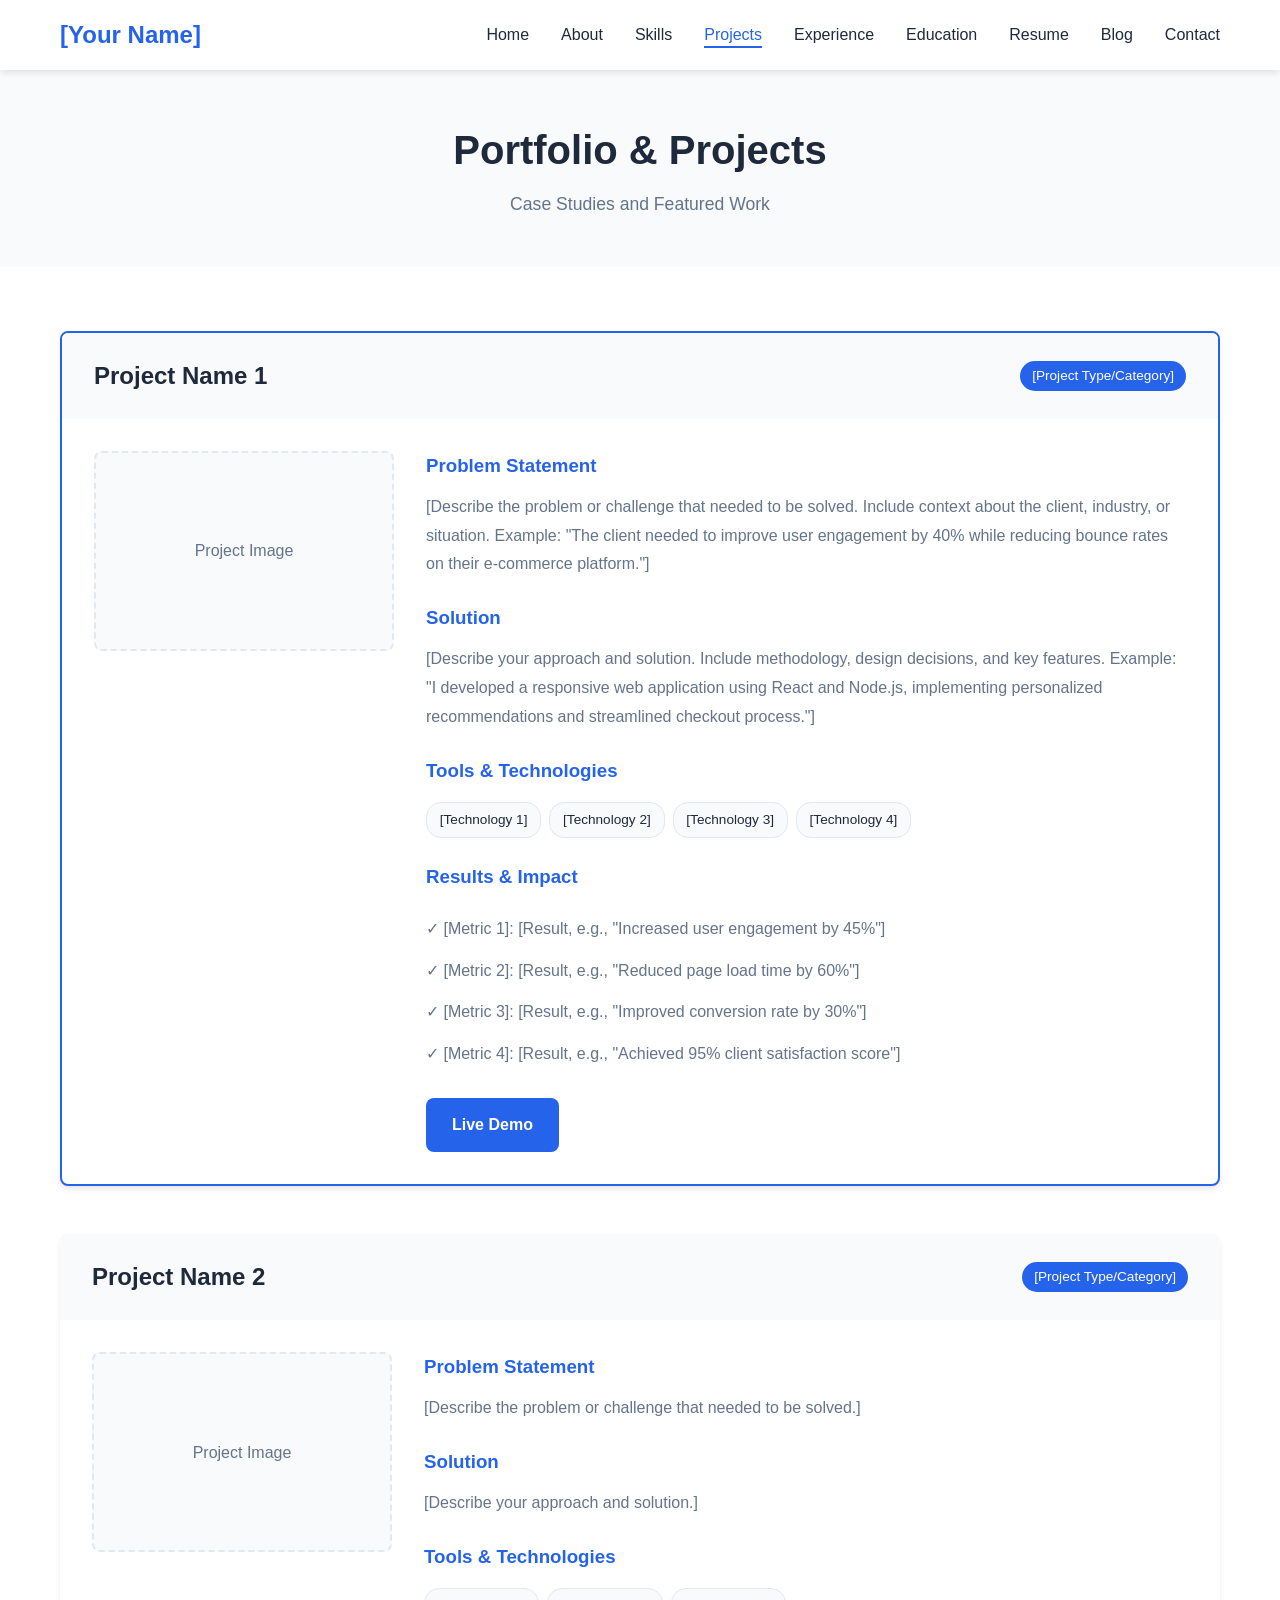
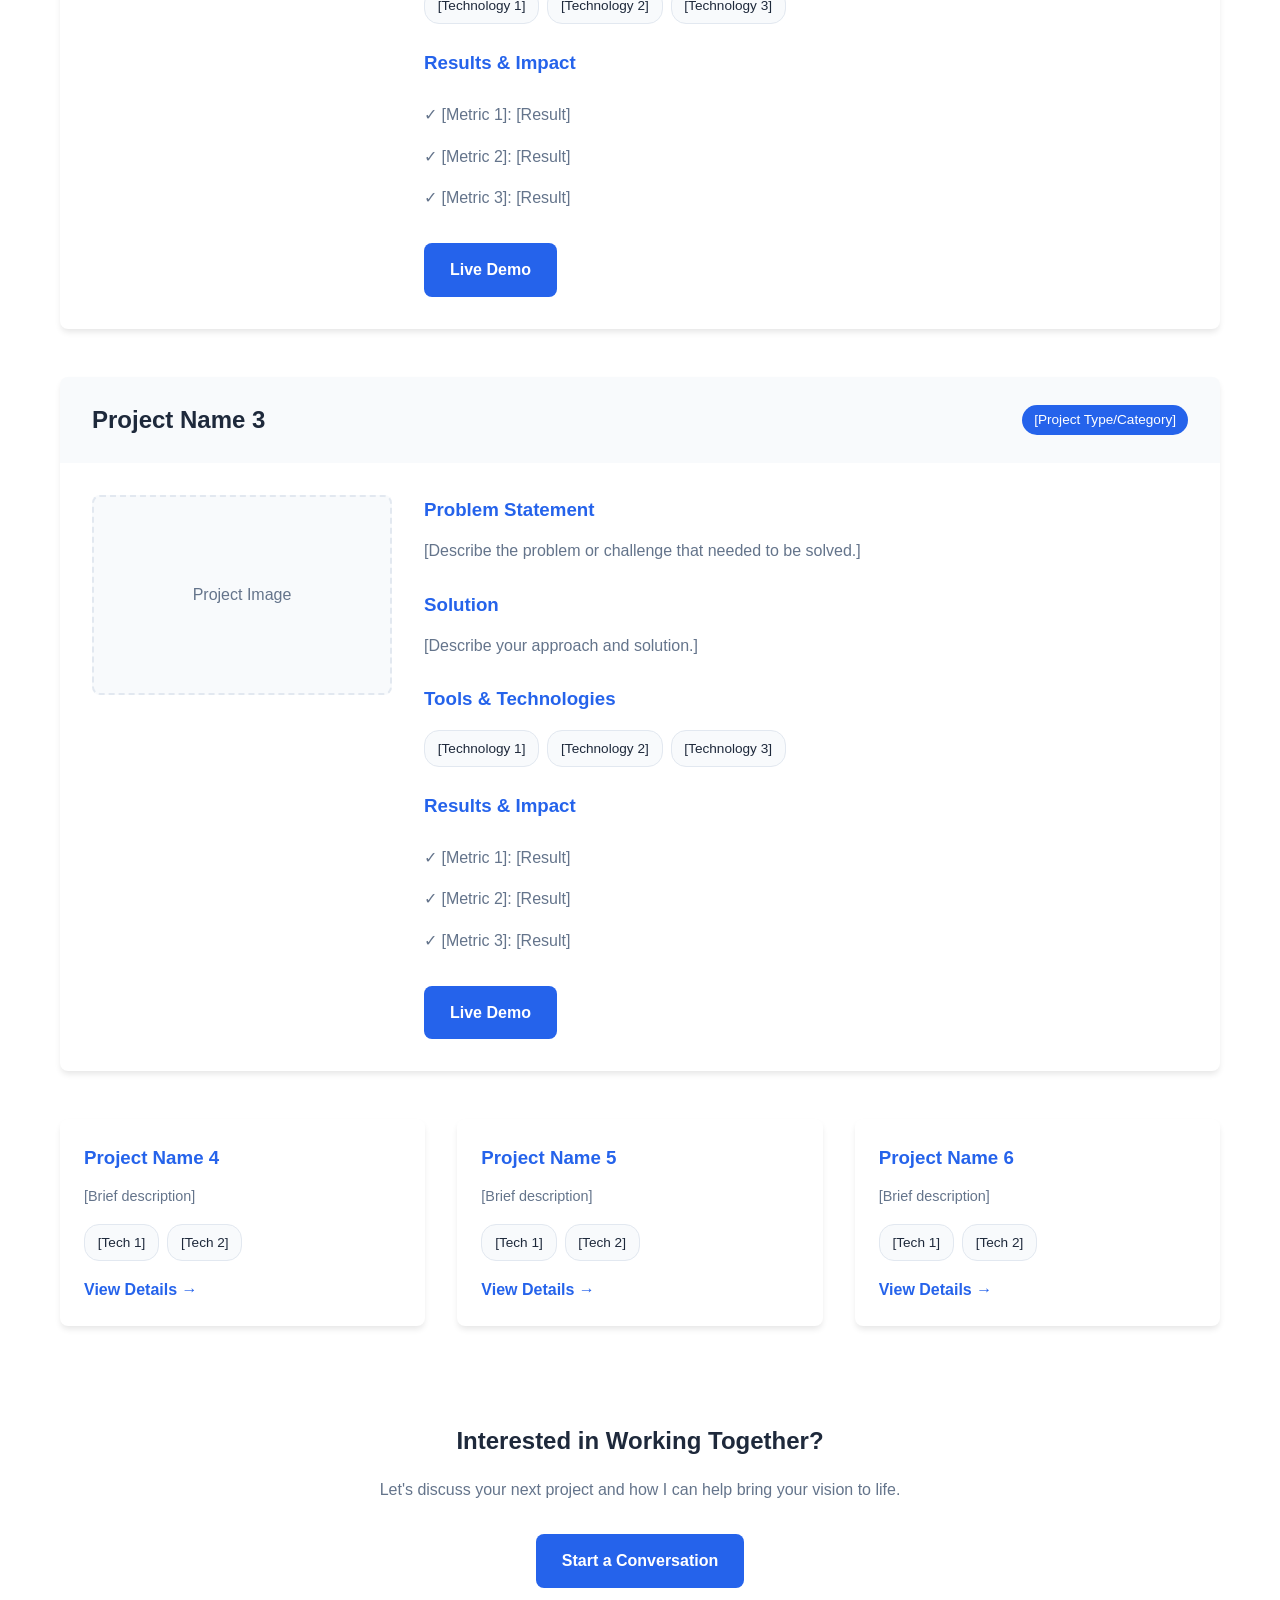
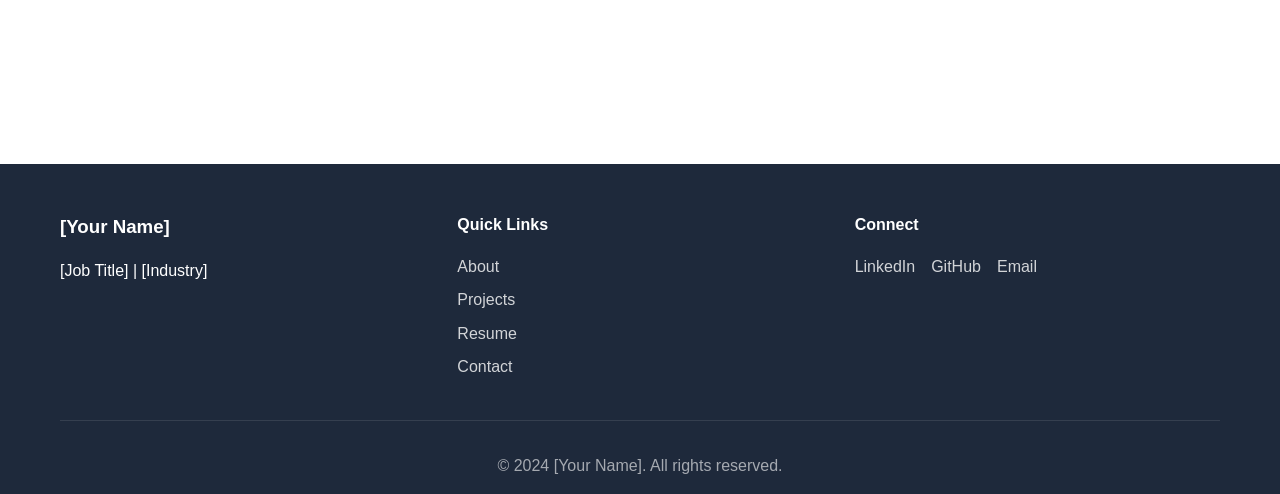
<file: portfolio/projects.html>
<!DOCTYPE html>
<html lang="en">
<head>
    <meta charset="UTF-8">
    <meta name="viewport" content="width=device-width, initial-scale=1.0">
    <meta name="description" content="Portfolio projects and case studies by [Your Name]">
    <title>Projects | [Your Name]</title>
    <link rel="stylesheet" href="css/style.css">
</head>
<body>
    <nav class="navbar">
        <div class="container">
            <div class="nav-brand">
                <a href="index.html">[Your Name]</a>
            </div>
            <ul class="nav-menu">
                <li><a href="index.html">Home</a></li>
                <li><a href="about.html">About</a></li>
                <li><a href="skills.html">Skills</a></li>
                <li><a href="projects.html" class="active">Projects</a></li>
                <li><a href="experience.html">Experience</a></li>
                <li><a href="certifications.html">Education</a></li>
                <li><a href="resume.html">Resume</a></li>
                <li><a href="blog.html">Blog</a></li>
                <li><a href="contact.html">Contact</a></li>
            </ul>
            <div class="hamburger">
                <span></span>
                <span></span>
                <span></span>
            </div>
        </div>
    </nav>

    <section class="page-header">
        <div class="container">
            <h1>Portfolio & Projects</h1>
            <p class="subtitle">Case Studies and Featured Work</p>
        </div>
    </section>

    <section class="projects-content">
        <div class="container">
            <!-- Project 1 -->
            <div class="project-card featured">
                <div class="project-header">
                    <h2>Project Name 1</h2>
                    <span class="project-type">[Project Type/Category]</span>
                </div>
                <div class="project-body">
                    <div class="project-image">
                        <div class="placeholder-image">Project Image</div>
                    </div>
                    <div class="project-details">
                        <h3>Problem Statement</h3>
                        <p>
                            [Describe the problem or challenge that needed to be solved. Include context about the client, 
                            industry, or situation. Example: "The client needed to improve user engagement by 40% while 
                            reducing bounce rates on their e-commerce platform."]
                        </p>
                        
                        <h3>Solution</h3>
                        <p>
                            [Describe your approach and solution. Include methodology, design decisions, and key features. 
                            Example: "I developed a responsive web application using React and Node.js, implementing 
                            personalized recommendations and streamlined checkout process."]
                        </p>
                        
                        <h3>Tools & Technologies</h3>
                        <div class="project-tools">
                            <span class="tool-tag">[Technology 1]</span>
                            <span class="tool-tag">[Technology 2]</span>
                            <span class="tool-tag">[Technology 3]</span>
                            <span class="tool-tag">[Technology 4]</span>
                        </div>
                        
                        <h3>Results & Impact</h3>
                        <ul class="results-list">
                            <li>✓ [Metric 1]: [Result, e.g., "Increased user engagement by 45%"]</li>
                            <li>✓ [Metric 2]: [Result, e.g., "Reduced page load time by 60%"]</li>
                            <li>✓ [Metric 3]: [Result, e.g., "Improved conversion rate by 30%"]</li>
                            <li>✓ [Metric 4]: [Result, e.g., "Achieved 95% client satisfaction score"]</li>
                        </ul>
                        
                        <div class="project-links">
                            <a href="[Live Demo URL]" class="btn btn-primary" target="_blank">Live Demo</a>
                            <a href="[GitHub URL]" class="btn btn-outline" target="_blank">View Code</a>
                        </div>
                    </div>
                </div>
            </div>

            <!-- Project 2 -->
            <div class="project-card">
                <div class="project-header">
                    <h2>Project Name 2</h2>
                    <span class="project-type">[Project Type/Category]</span>
                </div>
                <div class="project-body">
                    <div class="project-image">
                        <div class="placeholder-image">Project Image</div>
                    </div>
                    <div class="project-details">
                        <h3>Problem Statement</h3>
                        <p>
                            [Describe the problem or challenge that needed to be solved.]
                        </p>
                        
                        <h3>Solution</h3>
                        <p>
                            [Describe your approach and solution.]
                        </p>
                        
                        <h3>Tools & Technologies</h3>
                        <div class="project-tools">
                            <span class="tool-tag">[Technology 1]</span>
                            <span class="tool-tag">[Technology 2]</span>
                            <span class="tool-tag">[Technology 3]</span>
                        </div>
                        
                        <h3>Results & Impact</h3>
                        <ul class="results-list">
                            <li>✓ [Metric 1]: [Result]</li>
                            <li>✓ [Metric 2]: [Result]</li>
                            <li>✓ [Metric 3]: [Result]</li>
                        </ul>
                        
                        <div class="project-links">
                            <a href="[Live Demo URL]" class="btn btn-primary" target="_blank">Live Demo</a>
                            <a href="[GitHub URL]" class="btn btn-outline" target="_blank">View Code</a>
                        </div>
                    </div>
                </div>
            </div>

            <!-- Project 3 -->
            <div class="project-card">
                <div class="project-header">
                    <h2>Project Name 3</h2>
                    <span class="project-type">[Project Type/Category]</span>
                </div>
                <div class="project-body">
                    <div class="project-image">
                        <div class="placeholder-image">Project Image</div>
                    </div>
                    <div class="project-details">
                        <h3>Problem Statement</h3>
                        <p>
                            [Describe the problem or challenge that needed to be solved.]
                        </p>
                        
                        <h3>Solution</h3>
                        <p>
                            [Describe your approach and solution.]
                        </p>
                        
                        <h3>Tools & Technologies</h3>
                        <div class="project-tools">
                            <span class="tool-tag">[Technology 1]</span>
                            <span class="tool-tag">[Technology 2]</span>
                            <span class="tool-tag">[Technology 3]</span>
                        </div>
                        
                        <h3>Results & Impact</h3>
                        <ul class="results-list">
                            <li>✓ [Metric 1]: [Result]</li>
                            <li>✓ [Metric 2]: [Result]</li>
                            <li>✓ [Metric 3]: [Result]</li>
                        </ul>
                        
                        <div class="project-links">
                            <a href="[Live Demo URL]" class="btn btn-primary" target="_blank">Live Demo</a>
                            <a href="[GitHub URL]" class="btn btn-outline" target="_blank">View Code</a>
                        </div>
                    </div>
                </div>
            </div>

            <!-- Additional Projects Grid -->
            <div class="projects-grid">
                <div class="project-mini-card">
                    <h3>Project Name 4</h3>
                    <p>[Brief description]</p>
                    <div class="mini-tools">
                        <span class="tool-tag">[Tech 1]</span>
                        <span class="tool-tag">[Tech 2]</span>
                    </div>
                    <a href="[Project URL]" class="card-link">View Details →</a>
                </div>
                <div class="project-mini-card">
                    <h3>Project Name 5</h3>
                    <p>[Brief description]</p>
                    <div class="mini-tools">
                        <span class="tool-tag">[Tech 1]</span>
                        <span class="tool-tag">[Tech 2]</span>
                    </div>
                    <a href="[Project URL]" class="card-link">View Details →</a>
                </div>
                <div class="project-mini-card">
                    <h3>Project Name 6</h3>
                    <p>[Brief description]</p>
                    <div class="mini-tools">
                        <span class="tool-tag">[Tech 1]</span>
                        <span class="tool-tag">[Tech 2]</span>
                    </div>
                    <a href="[Project URL]" class="card-link">View Details →</a>
                </div>
            </div>

            <div class="cta-section">
                <h2>Interested in Working Together?</h2>
                <p>Let's discuss your next project and how I can help bring your vision to life.</p>
                <a href="contact.html" class="btn btn-primary">Start a Conversation</a>
            </div>
        </div>
    </section>

    <footer class="footer">
        <div class="container">
            <div class="footer-content">
                <div class="footer-section">
                    <h3>[Your Name]</h3>
                    <p>[Job Title] | [Industry]</p>
                </div>
                <div class="footer-section">
                    <h4>Quick Links</h4>
                    <ul>
                        <li><a href="about.html">About</a></li>
                        <li><a href="projects.html">Projects</a></li>
                        <li><a href="resume.html">Resume</a></li>
                        <li><a href="contact.html">Contact</a></li>
                    </ul>
                </div>
                <div class="footer-section">
                    <h4>Connect</h4>
                    <div class="social-links">
                        <a href="[LinkedIn URL]" target="_blank">LinkedIn</a>
                        <a href="[GitHub URL]" target="_blank">GitHub</a>
                        <a href="mailto:[Your Email]">Email</a>
                    </div>
                </div>
            </div>
            <div class="footer-bottom">
                <p>&copy; 2024 [Your Name]. All rights reserved.</p>
            </div>
        </div>
    </footer>

    <script src="js/script.js"></script>
</body>
</html>
</file>
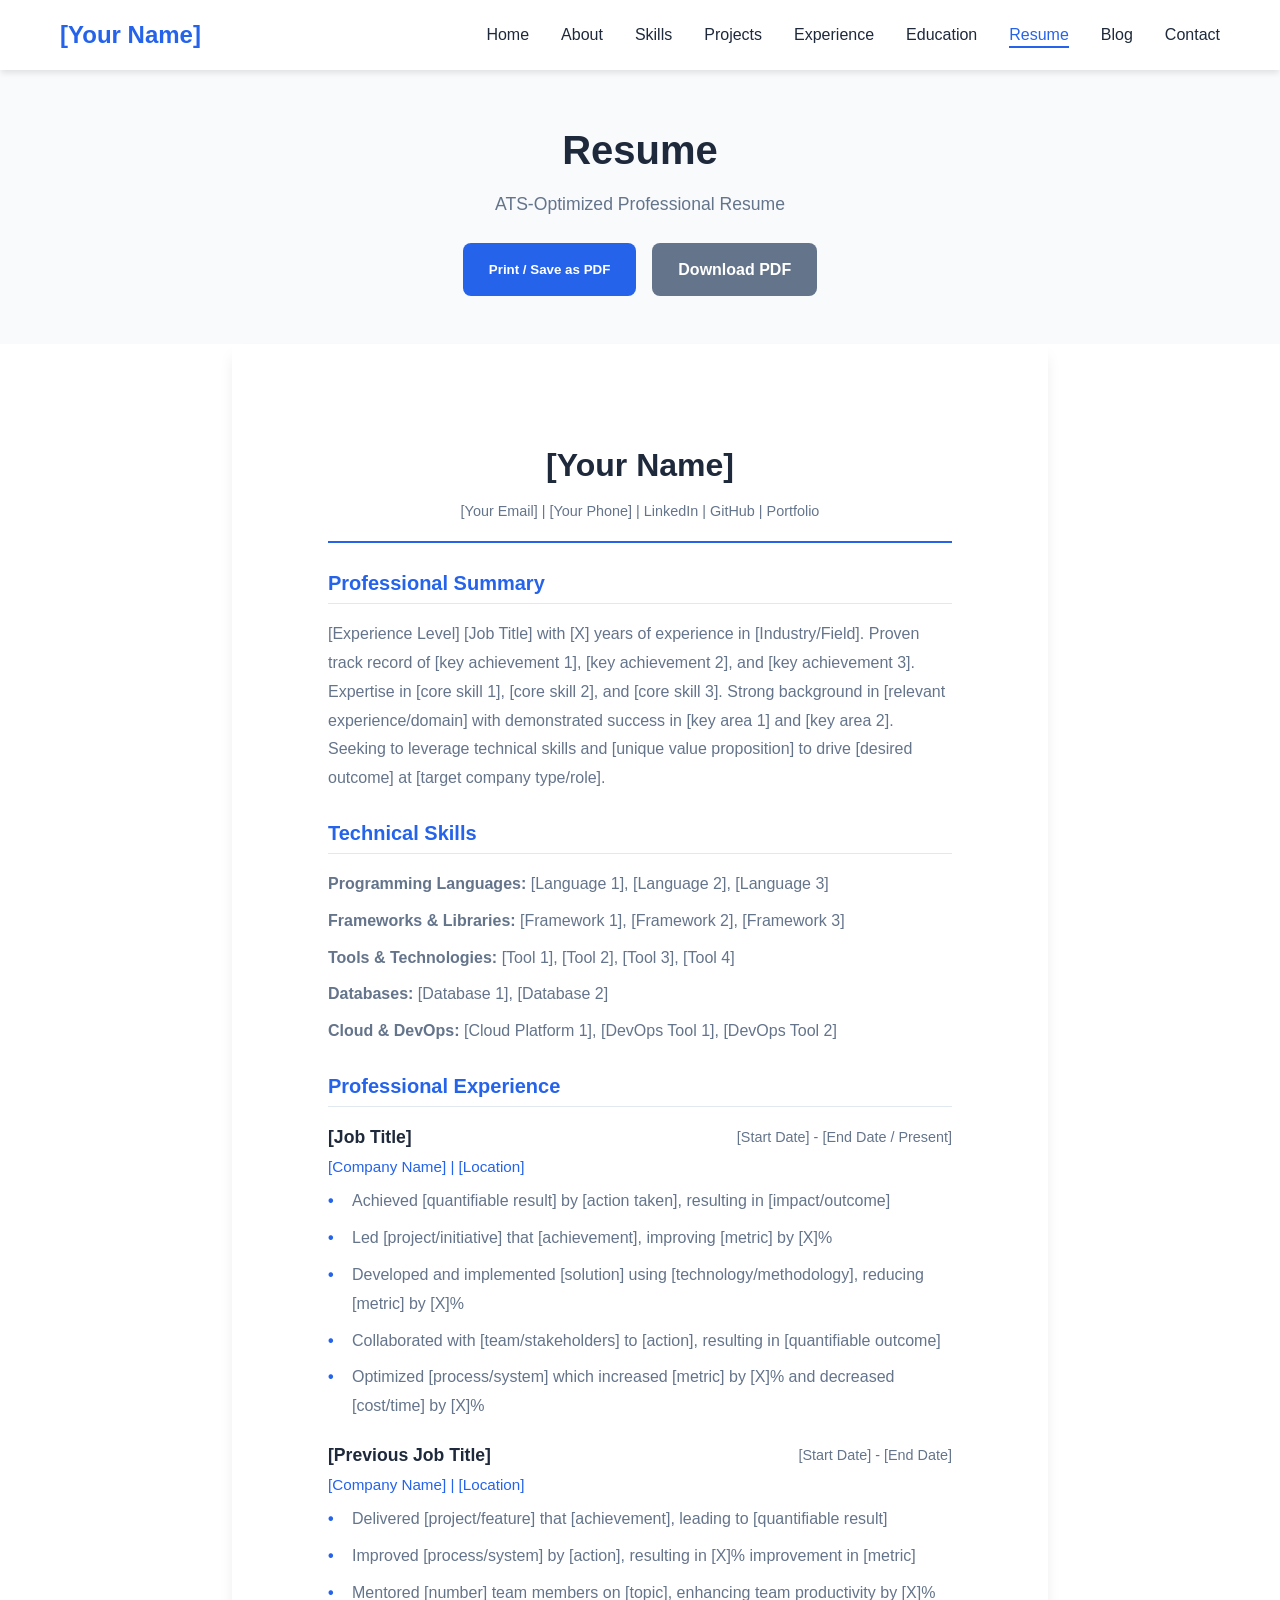
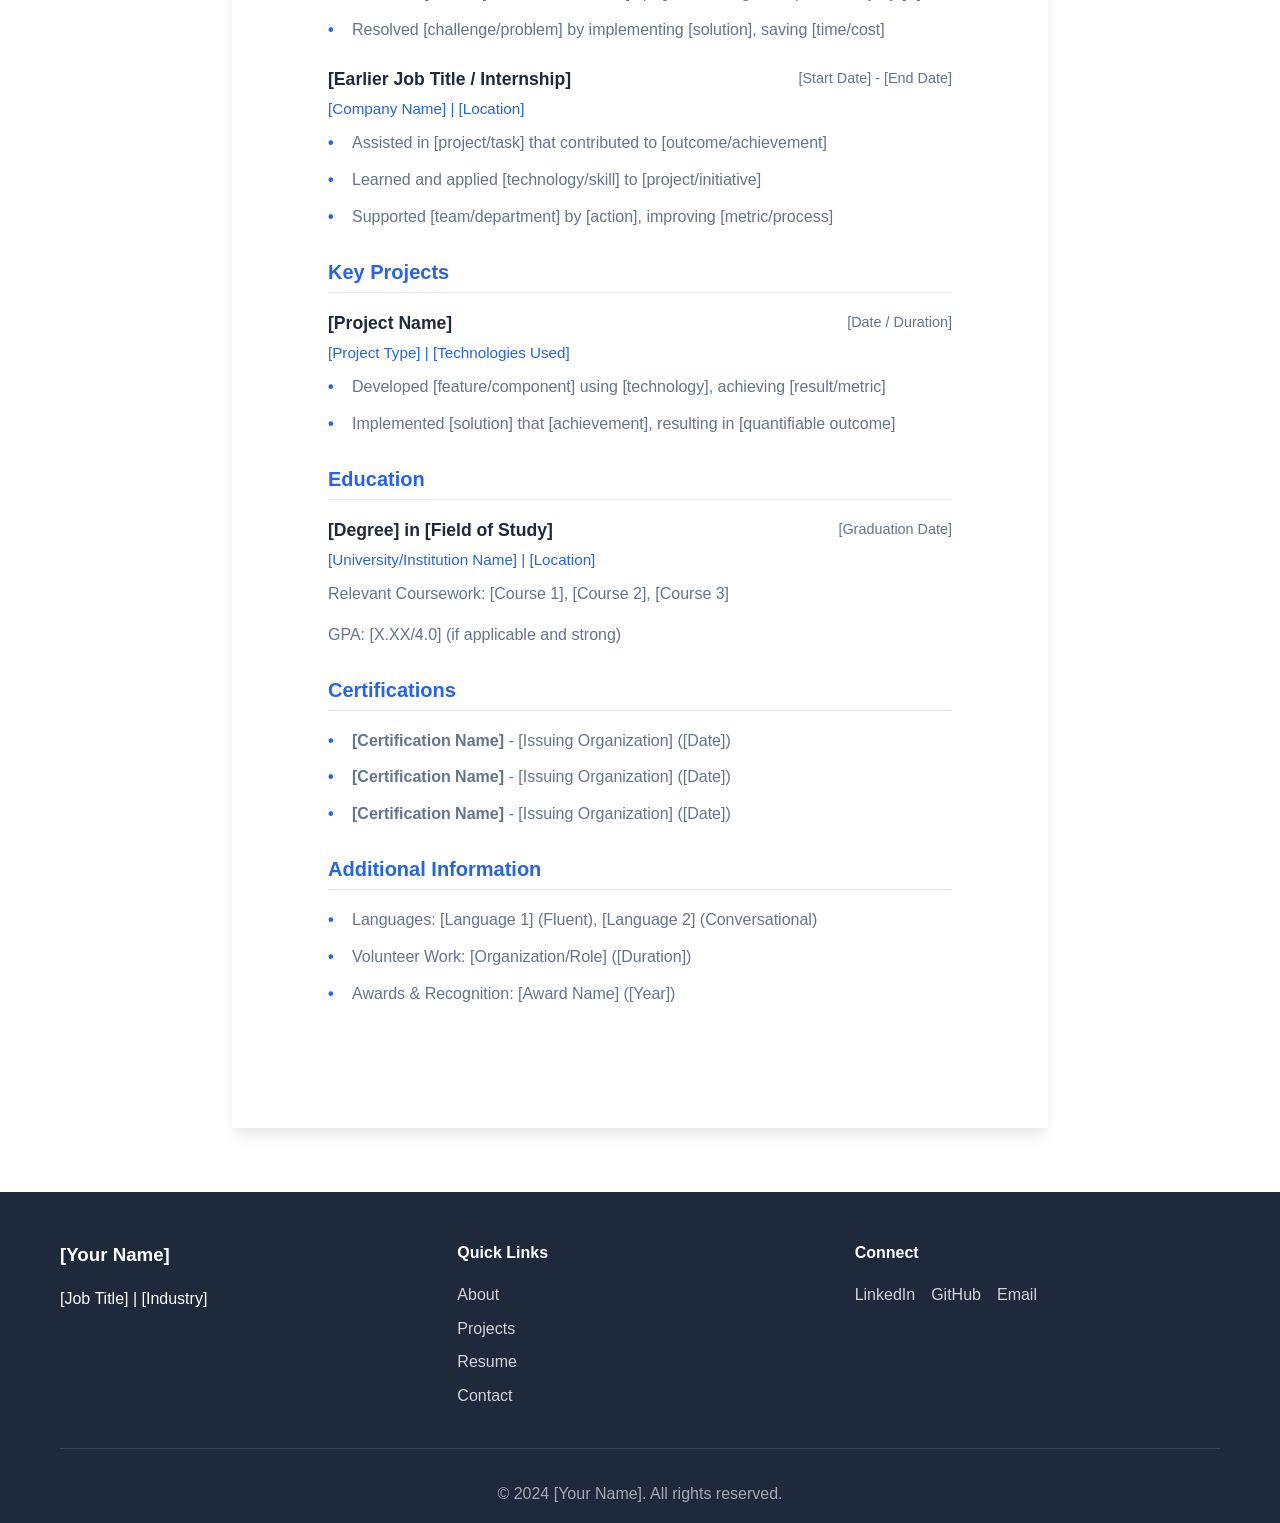
<file: portfolio/resume.html>
<!DOCTYPE html>
<html lang="en">
<head>
    <meta charset="UTF-8">
    <meta name="viewport" content="width=device-width, initial-scale=1.0">
    <meta name="description" content="ATS-optimized resume of [Your Name]">
    <title>Resume | [Your Name]</title>
    <link rel="stylesheet" href="css/style.css">
    <link rel="stylesheet" href="css/resume.css">
</head>
<body>
    <nav class="navbar">
        <div class="container">
            <div class="nav-brand">
                <a href="index.html">[Your Name]</a>
            </div>
            <ul class="nav-menu">
                <li><a href="index.html">Home</a></li>
                <li><a href="about.html">About</a></li>
                <li><a href="skills.html">Skills</a></li>
                <li><a href="projects.html">Projects</a></li>
                <li><a href="experience.html">Experience</a></li>
                <li><a href="certifications.html">Education</a></li>
                <li><a href="resume.html" class="active">Resume</a></li>
                <li><a href="blog.html">Blog</a></li>
                <li><a href="contact.html">Contact</a></li>
            </ul>
            <div class="hamburger">
                <span></span>
                <span></span>
                <span></span>
            </div>
        </div>
    </nav>

    <section class="page-header">
        <div class="container">
            <h1>Resume</h1>
            <p class="subtitle">ATS-Optimized Professional Resume</p>
            <div class="resume-actions">
                <button onclick="window.print()" class="btn btn-primary">Print / Save as PDF</button>
                <a href="resume.pdf" download class="btn btn-secondary">Download PDF</a>
            </div>
        </div>
    </section>

    <section class="resume-content">
        <div class="container">
            <div class="resume-document" id="resume-document">
                <!-- Resume Header -->
                <div class="resume-header">
                    <h1>[Your Name]</h1>
                    <div class="resume-contact">
                        <span>[Your Email]</span> | 
                        <span>[Your Phone]</span> | 
                        <span><a href="[LinkedIn URL]">LinkedIn</a></span> | 
                        <span><a href="[GitHub URL]">GitHub</a></span> | 
                        <span><a href="[Portfolio URL]">Portfolio</a></span>
                    </div>
                </div>

                <!-- Professional Summary -->
                <div class="resume-section">
                    <h2>Professional Summary</h2>
                    <p>
                        [Experience Level] [Job Title] with [X] years of experience in [Industry/Field]. 
                        Proven track record of [key achievement 1], [key achievement 2], and [key achievement 3]. 
                        Expertise in [core skill 1], [core skill 2], and [core skill 3]. 
                        Strong background in [relevant experience/domain] with demonstrated success in 
                        [key area 1] and [key area 2]. Seeking to leverage technical skills and 
                        [unique value proposition] to drive [desired outcome] at [target company type/role].
                    </p>
                </div>

                <!-- Technical Skills -->
                <div class="resume-section">
                    <h2>Technical Skills</h2>
                    <div class="resume-skills">
                        <div class="skill-column">
                            <strong>Programming Languages:</strong> [Language 1], [Language 2], [Language 3]
                        </div>
                        <div class="skill-column">
                            <strong>Frameworks & Libraries:</strong> [Framework 1], [Framework 2], [Framework 3]
                        </div>
                        <div class="skill-column">
                            <strong>Tools & Technologies:</strong> [Tool 1], [Tool 2], [Tool 3], [Tool 4]
                        </div>
                        <div class="skill-column">
                            <strong>Databases:</strong> [Database 1], [Database 2]
                        </div>
                        <div class="skill-column">
                            <strong>Cloud & DevOps:</strong> [Cloud Platform 1], [DevOps Tool 1], [DevOps Tool 2]
                        </div>
                    </div>
                </div>

                <!-- Professional Experience -->
                <div class="resume-section">
                    <h2>Professional Experience</h2>
                    
                    <div class="resume-item">
                        <div class="resume-item-header">
                            <h3>[Job Title]</h3>
                            <span class="resume-date">[Start Date] - [End Date / Present]</span>
                        </div>
                        <div class="resume-company">[Company Name] | [Location]</div>
                        <ul class="resume-bullets">
                            <li>Achieved [quantifiable result] by [action taken], resulting in [impact/outcome]</li>
                            <li>Led [project/initiative] that [achievement], improving [metric] by [X]%</li>
                            <li>Developed and implemented [solution] using [technology/methodology], reducing [metric] by [X]%</li>
                            <li>Collaborated with [team/stakeholders] to [action], resulting in [quantifiable outcome]</li>
                            <li>Optimized [process/system] which increased [metric] by [X]% and decreased [cost/time] by [X]%</li>
                        </ul>
                    </div>

                    <div class="resume-item">
                        <div class="resume-item-header">
                            <h3>[Previous Job Title]</h3>
                            <span class="resume-date">[Start Date] - [End Date]</span>
                        </div>
                        <div class="resume-company">[Company Name] | [Location]</div>
                        <ul class="resume-bullets">
                            <li>Delivered [project/feature] that [achievement], leading to [quantifiable result]</li>
                            <li>Improved [process/system] by [action], resulting in [X]% improvement in [metric]</li>
                            <li>Mentored [number] team members on [topic], enhancing team productivity by [X]%</li>
                            <li>Resolved [challenge/problem] by implementing [solution], saving [time/cost]</li>
                        </ul>
                    </div>

                    <div class="resume-item">
                        <div class="resume-item-header">
                            <h3>[Earlier Job Title / Internship]</h3>
                            <span class="resume-date">[Start Date] - [End Date]</span>
                        </div>
                        <div class="resume-company">[Company Name] | [Location]</div>
                        <ul class="resume-bullets">
                            <li>Assisted in [project/task] that contributed to [outcome/achievement]</li>
                            <li>Learned and applied [technology/skill] to [project/initiative]</li>
                            <li>Supported [team/department] by [action], improving [metric/process]</li>
                        </ul>
                    </div>
                </div>

                <!-- Projects (Optional - if significant) -->
                <div class="resume-section">
                    <h2>Key Projects</h2>
                    <div class="resume-item">
                        <div class="resume-item-header">
                            <h3>[Project Name]</h3>
                            <span class="resume-date">[Date / Duration]</span>
                        </div>
                        <div class="resume-company">[Project Type] | [Technologies Used]</div>
                        <ul class="resume-bullets">
                            <li>Developed [feature/component] using [technology], achieving [result/metric]</li>
                            <li>Implemented [solution] that [achievement], resulting in [quantifiable outcome]</li>
                        </ul>
                    </div>
                </div>

                <!-- Education -->
                <div class="resume-section">
                    <h2>Education</h2>
                    <div class="resume-item">
                        <div class="resume-item-header">
                            <h3>[Degree] in [Field of Study]</h3>
                            <span class="resume-date">[Graduation Date]</span>
                        </div>
                        <div class="resume-company">[University/Institution Name] | [Location]</div>
                        <p>Relevant Coursework: [Course 1], [Course 2], [Course 3]</p>
                        <p>GPA: [X.XX/4.0] (if applicable and strong)</p>
                    </div>
                </div>

                <!-- Certifications -->
                <div class="resume-section">
                    <h2>Certifications</h2>
                    <ul class="resume-bullets">
                        <li><strong>[Certification Name]</strong> - [Issuing Organization] ([Date])</li>
                        <li><strong>[Certification Name]</strong> - [Issuing Organization] ([Date])</li>
                        <li><strong>[Certification Name]</strong> - [Issuing Organization] ([Date])</li>
                    </ul>
                </div>

                <!-- Additional Sections (Optional) -->
                <div class="resume-section">
                    <h2>Additional Information</h2>
                    <ul class="resume-bullets">
                        <li>Languages: [Language 1] (Fluent), [Language 2] (Conversational)</li>
                        <li>Volunteer Work: [Organization/Role] ([Duration])</li>
                        <li>Awards & Recognition: [Award Name] ([Year])</li>
                    </ul>
                </div>
            </div>
        </div>
    </section>

    <footer class="footer">
        <div class="container">
            <div class="footer-content">
                <div class="footer-section">
                    <h3>[Your Name]</h3>
                    <p>[Job Title] | [Industry]</p>
                </div>
                <div class="footer-section">
                    <h4>Quick Links</h4>
                    <ul>
                        <li><a href="about.html">About</a></li>
                        <li><a href="projects.html">Projects</a></li>
                        <li><a href="resume.html">Resume</a></li>
                        <li><a href="contact.html">Contact</a></li>
                    </ul>
                </div>
                <div class="footer-section">
                    <h4>Connect</h4>
                    <div class="social-links">
                        <a href="[LinkedIn URL]" target="_blank">LinkedIn</a>
                        <a href="[GitHub URL]" target="_blank">GitHub</a>
                        <a href="mailto:[Your Email]">Email</a>
                    </div>
                </div>
            </div>
            <div class="footer-bottom">
                <p>&copy; 2024 [Your Name]. All rights reserved.</p>
            </div>
        </div>
    </footer>

    <script src="js/script.js"></script>
</body>
</html>
</file>
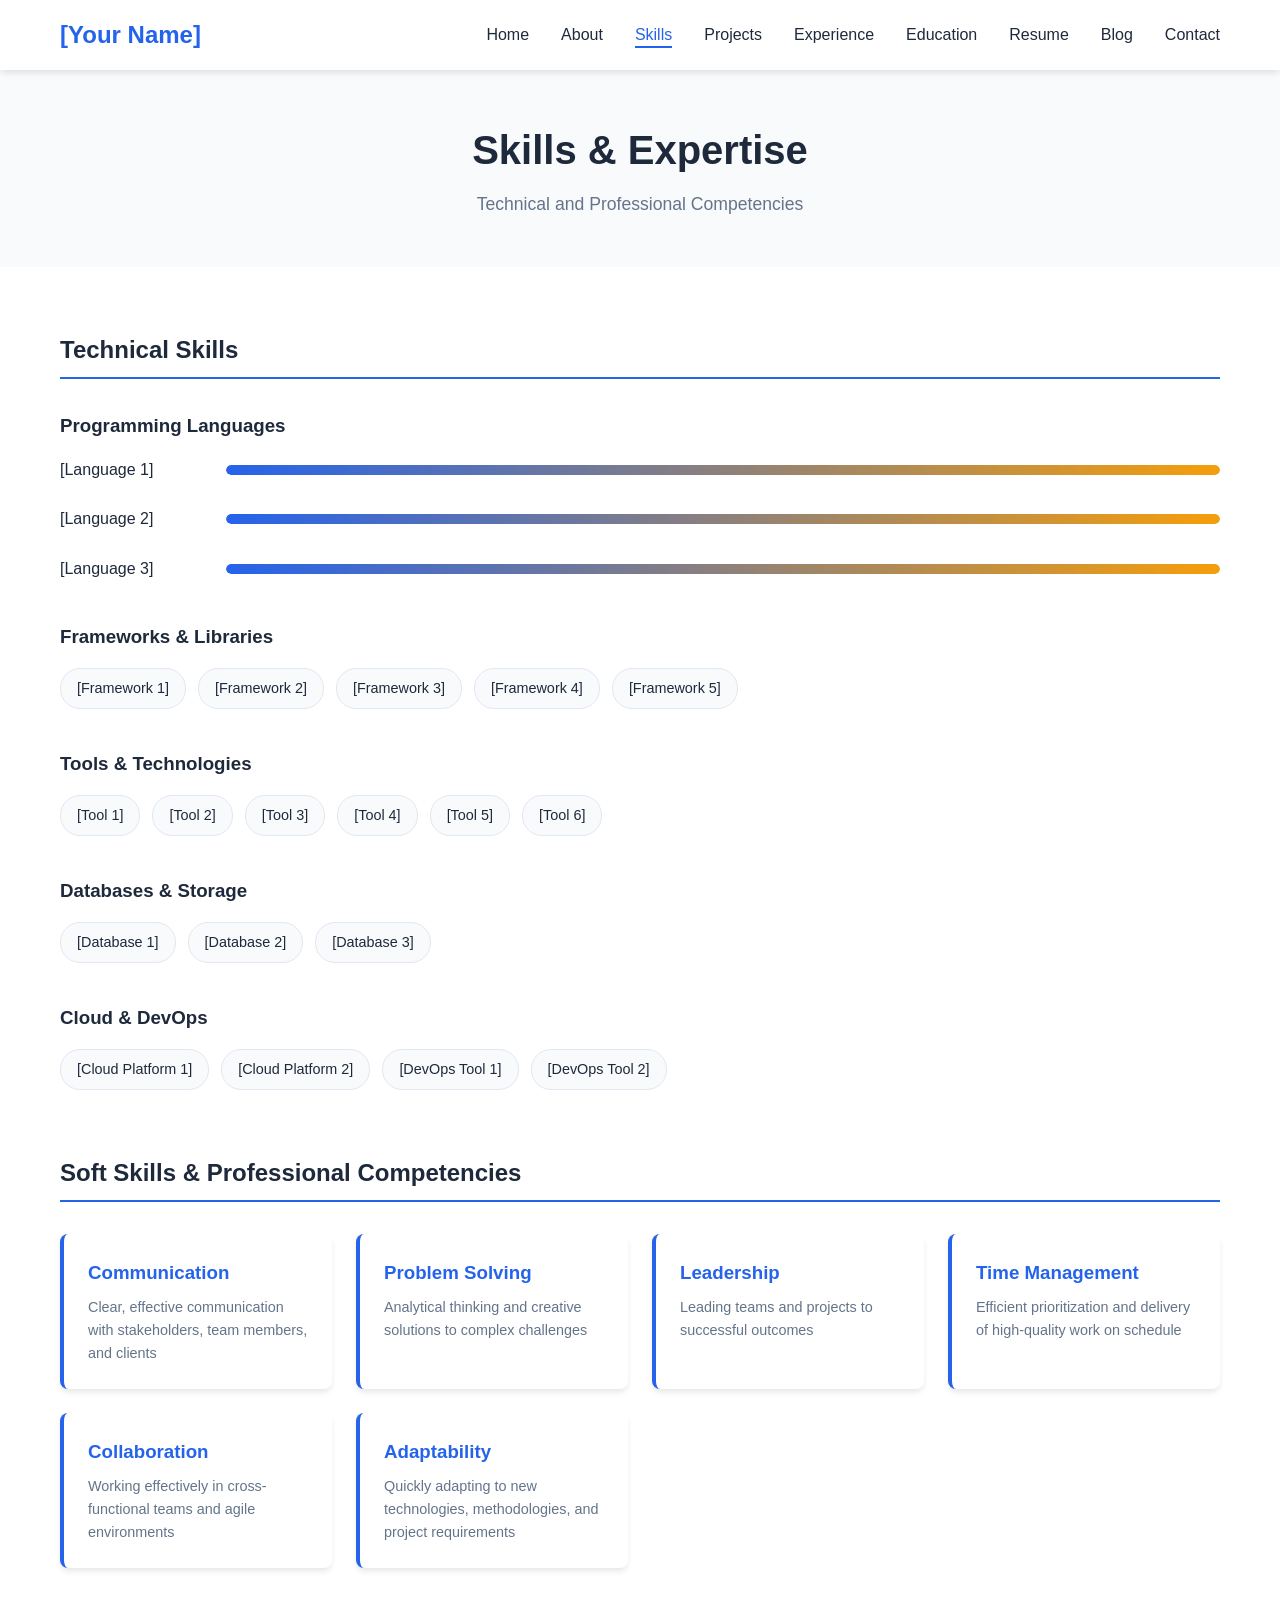
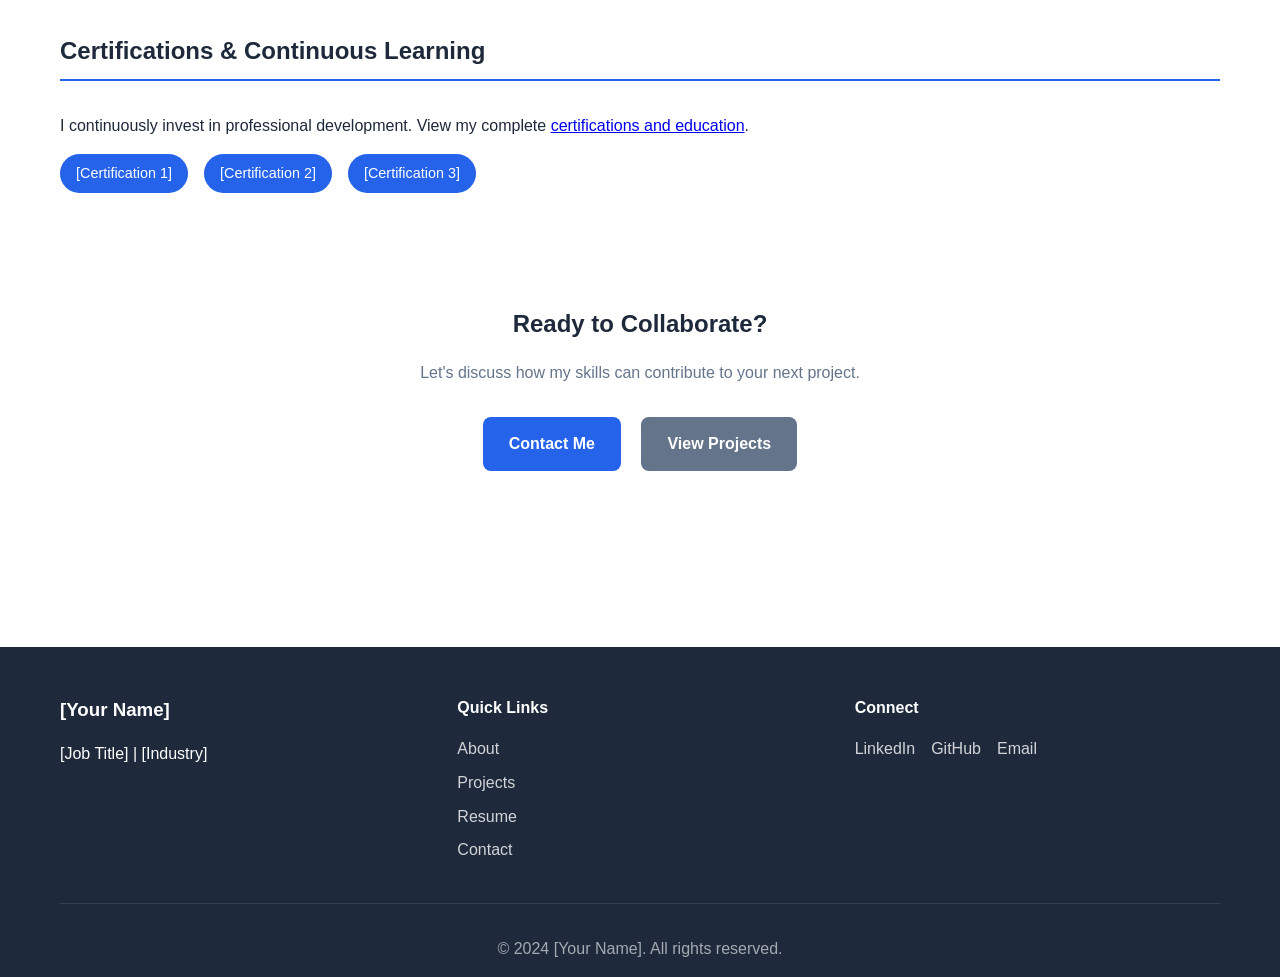
<file: portfolio/skills.html>
<!DOCTYPE html>
<html lang="en">
<head>
    <meta charset="UTF-8">
    <meta name="viewport" content="width=device-width, initial-scale=1.0">
    <meta name="description" content="Technical and soft skills of [Your Name]">
    <title>Skills | [Your Name]</title>
    <link rel="stylesheet" href="css/style.css">
</head>
<body>
    <nav class="navbar">
        <div class="container">
            <div class="nav-brand">
                <a href="index.html">[Your Name]</a>
            </div>
            <ul class="nav-menu">
                <li><a href="index.html">Home</a></li>
                <li><a href="about.html">About</a></li>
                <li><a href="skills.html" class="active">Skills</a></li>
                <li><a href="projects.html">Projects</a></li>
                <li><a href="experience.html">Experience</a></li>
                <li><a href="certifications.html">Education</a></li>
                <li><a href="resume.html">Resume</a></li>
                <li><a href="blog.html">Blog</a></li>
                <li><a href="contact.html">Contact</a></li>
            </ul>
            <div class="hamburger">
                <span></span>
                <span></span>
                <span></span>
            </div>
        </div>
    </nav>

    <section class="page-header">
        <div class="container">
            <h1>Skills & Expertise</h1>
            <p class="subtitle">Technical and Professional Competencies</p>
        </div>
    </section>

    <section class="skills-content">
        <div class="container">
            <!-- Technical Skills -->
            <div class="skills-category">
                <h2>Technical Skills</h2>
                
                <div class="skill-group">
                    <h3>Programming Languages</h3>
                    <div class="skills-grid">
                        <div class="skill-item">
                            <span class="skill-name">[Language 1]</span>
                            <div class="skill-bar">
                                <div class="skill-progress" style="width: [X]%"></div>
                            </div>
                        </div>
                        <div class="skill-item">
                            <span class="skill-name">[Language 2]</span>
                            <div class="skill-bar">
                                <div class="skill-progress" style="width: [X]%"></div>
                            </div>
                        </div>
                        <div class="skill-item">
                            <span class="skill-name">[Language 3]</span>
                            <div class="skill-bar">
                                <div class="skill-progress" style="width: [X]%"></div>
                            </div>
                        </div>
                    </div>
                </div>

                <div class="skill-group">
                    <h3>Frameworks & Libraries</h3>
                    <div class="skills-tags">
                        <span class="skill-tag">[Framework 1]</span>
                        <span class="skill-tag">[Framework 2]</span>
                        <span class="skill-tag">[Framework 3]</span>
                        <span class="skill-tag">[Framework 4]</span>
                        <span class="skill-tag">[Framework 5]</span>
                    </div>
                </div>

                <div class="skill-group">
                    <h3>Tools & Technologies</h3>
                    <div class="skills-tags">
                        <span class="skill-tag">[Tool 1]</span>
                        <span class="skill-tag">[Tool 2]</span>
                        <span class="skill-tag">[Tool 3]</span>
                        <span class="skill-tag">[Tool 4]</span>
                        <span class="skill-tag">[Tool 5]</span>
                        <span class="skill-tag">[Tool 6]</span>
                    </div>
                </div>

                <div class="skill-group">
                    <h3>Databases & Storage</h3>
                    <div class="skills-tags">
                        <span class="skill-tag">[Database 1]</span>
                        <span class="skill-tag">[Database 2]</span>
                        <span class="skill-tag">[Database 3]</span>
                    </div>
                </div>

                <div class="skill-group">
                    <h3>Cloud & DevOps</h3>
                    <div class="skills-tags">
                        <span class="skill-tag">[Cloud Platform 1]</span>
                        <span class="skill-tag">[Cloud Platform 2]</span>
                        <span class="skill-tag">[DevOps Tool 1]</span>
                        <span class="skill-tag">[DevOps Tool 2]</span>
                    </div>
                </div>
            </div>

            <!-- Soft Skills -->
            <div class="skills-category">
                <h2>Soft Skills & Professional Competencies</h2>
                <div class="soft-skills-grid">
                    <div class="soft-skill-card">
                        <h3>Communication</h3>
                        <p>Clear, effective communication with stakeholders, team members, and clients</p>
                    </div>
                    <div class="soft-skill-card">
                        <h3>Problem Solving</h3>
                        <p>Analytical thinking and creative solutions to complex challenges</p>
                    </div>
                    <div class="soft-skill-card">
                        <h3>Leadership</h3>
                        <p>Leading teams and projects to successful outcomes</p>
                    </div>
                    <div class="soft-skill-card">
                        <h3>Time Management</h3>
                        <p>Efficient prioritization and delivery of high-quality work on schedule</p>
                    </div>
                    <div class="soft-skill-card">
                        <h3>Collaboration</h3>
                        <p>Working effectively in cross-functional teams and agile environments</p>
                    </div>
                    <div class="soft-skill-card">
                        <h3>Adaptability</h3>
                        <p>Quickly adapting to new technologies, methodologies, and project requirements</p>
                    </div>
                </div>
            </div>

            <!-- Certifications Preview -->
            <div class="skills-category">
                <h2>Certifications & Continuous Learning</h2>
                <p>I continuously invest in professional development. View my complete <a href="certifications.html">certifications and education</a>.</p>
                <div class="cert-preview">
                    <span class="cert-badge">[Certification 1]</span>
                    <span class="cert-badge">[Certification 2]</span>
                    <span class="cert-badge">[Certification 3]</span>
                </div>
            </div>

            <div class="cta-section">
                <h2>Ready to Collaborate?</h2>
                <p>Let's discuss how my skills can contribute to your next project.</p>
                <a href="contact.html" class="btn btn-primary">Contact Me</a>
                <a href="projects.html" class="btn btn-secondary">View Projects</a>
            </div>
        </div>
    </section>

    <footer class="footer">
        <div class="container">
            <div class="footer-content">
                <div class="footer-section">
                    <h3>[Your Name]</h3>
                    <p>[Job Title] | [Industry]</p>
                </div>
                <div class="footer-section">
                    <h4>Quick Links</h4>
                    <ul>
                        <li><a href="about.html">About</a></li>
                        <li><a href="projects.html">Projects</a></li>
                        <li><a href="resume.html">Resume</a></li>
                        <li><a href="contact.html">Contact</a></li>
                    </ul>
                </div>
                <div class="footer-section">
                    <h4>Connect</h4>
                    <div class="social-links">
                        <a href="[LinkedIn URL]" target="_blank">LinkedIn</a>
                        <a href="[GitHub URL]" target="_blank">GitHub</a>
                        <a href="mailto:[Your Email]">Email</a>
                    </div>
                </div>
            </div>
            <div class="footer-bottom">
                <p>&copy; 2024 [Your Name]. All rights reserved.</p>
            </div>
        </div>
    </footer>

    <script src="js/script.js"></script>
</body>
</html>
</file>
<file: portfolio/css/style.css>
/* ============================================
   Professional Portfolio Website Stylesheet
   ============================================ */

/* Reset & Base Styles */
* {
    margin: 0;
    padding: 0;
    box-sizing: border-box;
}

:root {
    --primary-color: #2563eb;
    --primary-dark: #1e40af;
    --secondary-color: #64748b;
    --accent-color: #f59e0b;
    --text-dark: #1e293b;
    --text-light: #64748b;
    --bg-light: #f8fafc;
    --bg-white: #ffffff;
    --border-color: #e2e8f0;
    --shadow: 0 4px 6px -1px rgba(0, 0, 0, 0.1);
    --shadow-lg: 0 10px 15px -3px rgba(0, 0, 0, 0.1);
    --transition: all 0.3s ease;
}

body {
    font-family: -apple-system, BlinkMacSystemFont, 'Segoe UI', Roboto, 'Helvetica Neue', Arial, sans-serif;
    line-height: 1.6;
    color: var(--text-dark);
    background-color: var(--bg-white);
}

.container {
    max-width: 1200px;
    margin: 0 auto;
    padding: 0 20px;
}

/* Navigation */
.navbar {
    background: var(--bg-white);
    box-shadow: var(--shadow);
    position: sticky;
    top: 0;
    z-index: 1000;
    padding: 1rem 0;
}

.navbar .container {
    display: flex;
    justify-content: space-between;
    align-items: center;
}

.nav-brand a {
    font-size: 1.5rem;
    font-weight: 700;
    color: var(--primary-color);
    text-decoration: none;
}

.nav-menu {
    display: flex;
    list-style: none;
    gap: 2rem;
}

.nav-menu a {
    color: var(--text-dark);
    text-decoration: none;
    font-weight: 500;
    transition: var(--transition);
    position: relative;
}

.nav-menu a:hover,
.nav-menu a.active {
    color: var(--primary-color);
}

.nav-menu a.active::after {
    content: '';
    position: absolute;
    bottom: -5px;
    left: 0;
    width: 100%;
    height: 2px;
    background: var(--primary-color);
}

.hamburger {
    display: none;
    flex-direction: column;
    cursor: pointer;
    gap: 4px;
}

.hamburger span {
    width: 25px;
    height: 3px;
    background: var(--text-dark);
    transition: var(--transition);
}

/* Hero Section */
.hero {
    background: linear-gradient(135deg, #667eea 0%, #764ba2 100%);
    color: white;
    padding: 6rem 0;
    text-align: center;
}

.hero-content {
    max-width: 800px;
    margin: 0 auto;
}

.hero-headline {
    font-size: 3rem;
    font-weight: 700;
    margin-bottom: 1rem;
    line-height: 1.2;
}

.hero-headline .highlight {
    color: var(--accent-color);
}

.hero-subtitle {
    font-size: 1.25rem;
    margin-bottom: 1.5rem;
    opacity: 0.9;
}

.hero-description {
    font-size: 1.1rem;
    margin-bottom: 2rem;
    opacity: 0.95;
}

.hero-cta {
    display: flex;
    gap: 1rem;
    justify-content: center;
    margin-bottom: 3rem;
    flex-wrap: wrap;
}

.hero-stats {
    display: flex;
    justify-content: center;
    gap: 3rem;
    margin-top: 3rem;
    flex-wrap: wrap;
}

.stat-item {
    text-align: center;
}

.stat-number {
    display: block;
    font-size: 2.5rem;
    font-weight: 700;
    color: var(--accent-color);
}

.stat-label {
    display: block;
    font-size: 0.9rem;
    opacity: 0.9;
}

/* Buttons */
.btn {
    display: inline-block;
    padding: 0.75rem 1.5rem;
    border-radius: 0.5rem;
    text-decoration: none;
    font-weight: 600;
    transition: var(--transition);
    border: 2px solid transparent;
    cursor: pointer;
}

.btn-primary {
    background: var(--primary-color);
    color: white;
}

.btn-primary:hover {
    background: var(--primary-dark);
    transform: translateY(-2px);
    box-shadow: var(--shadow-lg);
}

.btn-secondary {
    background: var(--secondary-color);
    color: white;
}

.btn-secondary:hover {
    background: #475569;
    transform: translateY(-2px);
}

.btn-outline {
    background: transparent;
    color: white;
    border-color: white;
}

.btn-outline:hover {
    background: white;
    color: var(--primary-color);
}

/* Page Header */
.page-header {
    background: var(--bg-light);
    padding: 3rem 0;
    text-align: center;
}

.page-header h1 {
    font-size: 2.5rem;
    margin-bottom: 0.5rem;
    color: var(--text-dark);
}

.page-header .subtitle {
    font-size: 1.1rem;
    color: var(--text-light);
}

/* Quick Links Section */
.quick-links {
    padding: 4rem 0;
    background: var(--bg-white);
}

.section-title {
    text-align: center;
    font-size: 2rem;
    margin-bottom: 3rem;
    color: var(--text-dark);
}

.link-cards {
    display: grid;
    grid-template-columns: repeat(auto-fit, minmax(250px, 1fr));
    gap: 2rem;
}

.link-card {
    background: var(--bg-white);
    padding: 2rem;
    border-radius: 0.5rem;
    box-shadow: var(--shadow);
    transition: var(--transition);
}

.link-card:hover {
    transform: translateY(-5px);
    box-shadow: var(--shadow-lg);
}

.link-card h3 {
    color: var(--primary-color);
    margin-bottom: 1rem;
}

.link-card p {
    color: var(--text-light);
    margin-bottom: 1.5rem;
}

.card-link {
    color: var(--primary-color);
    text-decoration: none;
    font-weight: 600;
    transition: var(--transition);
}

.card-link:hover {
    color: var(--primary-dark);
}

/* About Page */
.about-content {
    padding: 4rem 0;
}

.about-grid {
    display: grid;
    grid-template-columns: 2fr 1fr;
    gap: 3rem;
    margin-bottom: 4rem;
}

.about-text h2 {
    color: var(--text-dark);
    margin-bottom: 1.5rem;
}

.about-text p {
    margin-bottom: 1.5rem;
    color: var(--text-light);
    line-height: 1.8;
}

.about-highlights {
    background: var(--bg-light);
    padding: 2rem;
    border-radius: 0.5rem;
}

.about-highlights h3 {
    color: var(--primary-color);
    margin-bottom: 1.5rem;
}

.expertise-list {
    list-style: none;
}

.expertise-list li {
    padding: 0.75rem 0;
    border-bottom: 1px solid var(--border-color);
    color: var(--text-light);
}

.expertise-list li:last-child {
    border-bottom: none;
}

.values-section {
    margin: 4rem 0;
}

.values-section h2 {
    text-align: center;
    margin-bottom: 3rem;
    color: var(--text-dark);
}

.values-grid {
    display: grid;
    grid-template-columns: repeat(auto-fit, minmax(250px, 1fr));
    gap: 2rem;
}

.value-card {
    background: var(--bg-white);
    padding: 2rem;
    border-radius: 0.5rem;
    box-shadow: var(--shadow);
    text-align: center;
}

.value-card h3 {
    color: var(--primary-color);
    margin-bottom: 1rem;
}

.value-card p {
    color: var(--text-light);
}

/* Skills Page */
.skills-content {
    padding: 4rem 0;
}

.skills-category {
    margin-bottom: 4rem;
}

.skills-category h2 {
    color: var(--text-dark);
    margin-bottom: 2rem;
    border-bottom: 2px solid var(--primary-color);
    padding-bottom: 0.5rem;
}

.skill-group {
    margin-bottom: 2.5rem;
}

.skill-group h3 {
    color: var(--text-dark);
    margin-bottom: 1rem;
}

.skills-grid {
    display: grid;
    gap: 1.5rem;
}

.skill-item {
    display: flex;
    align-items: center;
    gap: 1rem;
}

.skill-name {
    min-width: 150px;
    font-weight: 500;
    color: var(--text-dark);
}

.skill-bar {
    flex: 1;
    height: 10px;
    background: var(--bg-light);
    border-radius: 5px;
    overflow: hidden;
}

.skill-progress {
    height: 100%;
    background: linear-gradient(90deg, var(--primary-color), var(--accent-color));
    border-radius: 5px;
    transition: width 1s ease;
}

.skills-tags {
    display: flex;
    flex-wrap: wrap;
    gap: 0.75rem;
}

.skill-tag {
    background: var(--bg-light);
    color: var(--text-dark);
    padding: 0.5rem 1rem;
    border-radius: 20px;
    font-size: 0.9rem;
    border: 1px solid var(--border-color);
    transition: var(--transition);
}

.skill-tag:hover {
    background: var(--primary-color);
    color: white;
    transform: translateY(-2px);
}

.soft-skills-grid {
    display: grid;
    grid-template-columns: repeat(auto-fit, minmax(250px, 1fr));
    gap: 1.5rem;
}

.soft-skill-card {
    background: var(--bg-white);
    padding: 1.5rem;
    border-radius: 0.5rem;
    box-shadow: var(--shadow);
    border-left: 4px solid var(--primary-color);
}

.soft-skill-card h3 {
    color: var(--primary-color);
    margin-bottom: 0.5rem;
}

.soft-skill-card p {
    color: var(--text-light);
    font-size: 0.9rem;
}

.cert-preview {
    display: flex;
    flex-wrap: wrap;
    gap: 1rem;
    margin-top: 1rem;
}

.cert-badge {
    background: var(--primary-color);
    color: white;
    padding: 0.5rem 1rem;
    border-radius: 20px;
    font-size: 0.9rem;
}

/* Projects Page */
.projects-content {
    padding: 4rem 0;
}

.project-card {
    background: var(--bg-white);
    border-radius: 0.5rem;
    box-shadow: var(--shadow);
    margin-bottom: 3rem;
    overflow: hidden;
    transition: var(--transition);
}

.project-card:hover {
    box-shadow: var(--shadow-lg);
}

.project-card.featured {
    border: 2px solid var(--primary-color);
}

.project-header {
    padding: 1.5rem 2rem;
    background: var(--bg-light);
    display: flex;
    justify-content: space-between;
    align-items: center;
    flex-wrap: wrap;
    gap: 1rem;
}

.project-header h2 {
    color: var(--text-dark);
}

.project-type {
    background: var(--primary-color);
    color: white;
    padding: 0.25rem 0.75rem;
    border-radius: 20px;
    font-size: 0.85rem;
}

.project-body {
    padding: 2rem;
    display: grid;
    grid-template-columns: 300px 1fr;
    gap: 2rem;
}

.project-image {
    width: 100%;
}

.placeholder-image {
    width: 100%;
    height: 200px;
    background: var(--bg-light);
    border-radius: 0.5rem;
    display: flex;
    align-items: center;
    justify-content: center;
    color: var(--text-light);
    border: 2px dashed var(--border-color);
}

.project-details h3 {
    color: var(--primary-color);
    margin: 1.5rem 0 0.75rem 0;
}

.project-details h3:first-child {
    margin-top: 0;
}

.project-details p {
    color: var(--text-light);
    line-height: 1.8;
    margin-bottom: 1rem;
}

.project-tools {
    display: flex;
    flex-wrap: wrap;
    gap: 0.5rem;
    margin: 1rem 0;
}

.tool-tag {
    background: var(--bg-light);
    color: var(--text-dark);
    padding: 0.4rem 0.8rem;
    border-radius: 15px;
    font-size: 0.85rem;
    border: 1px solid var(--border-color);
}

.results-list {
    list-style: none;
    margin: 1rem 0;
}

.results-list li {
    padding: 0.5rem 0;
    color: var(--text-light);
}

.project-links {
    display: flex;
    gap: 1rem;
    margin-top: 1.5rem;
    flex-wrap: wrap;
}

.projects-grid {
    display: grid;
    grid-template-columns: repeat(auto-fit, minmax(300px, 1fr));
    gap: 2rem;
    margin: 3rem 0;
}

.project-mini-card {
    background: var(--bg-white);
    padding: 1.5rem;
    border-radius: 0.5rem;
    box-shadow: var(--shadow);
    transition: var(--transition);
}

.project-mini-card:hover {
    transform: translateY(-5px);
    box-shadow: var(--shadow-lg);
}

.project-mini-card h3 {
    color: var(--primary-color);
    margin-bottom: 0.75rem;
}

.project-mini-card p {
    color: var(--text-light);
    margin-bottom: 1rem;
    font-size: 0.9rem;
}

.mini-tools {
    display: flex;
    flex-wrap: wrap;
    gap: 0.5rem;
    margin-bottom: 1rem;
}

/* Experience Page */
.experience-content {
    padding: 4rem 0;
}

.timeline {
    position: relative;
    padding-left: 2rem;
}

.timeline::before {
    content: '';
    position: absolute;
    left: 0;
    top: 0;
    bottom: 0;
    width: 2px;
    background: var(--border-color);
}

.timeline-item {
    position: relative;
    margin-bottom: 3rem;
    padding-left: 3rem;
}

.timeline-marker {
    position: absolute;
    left: -1.5rem;
    top: 0.5rem;
    width: 16px;
    height: 16px;
    border-radius: 50%;
    background: var(--primary-color);
    border: 3px solid var(--bg-white);
    box-shadow: 0 0 0 3px var(--border-color);
}

.timeline-content {
    background: var(--bg-white);
    padding: 2rem;
    border-radius: 0.5rem;
    box-shadow: var(--shadow);
}

.experience-header {
    display: flex;
    justify-content: space-between;
    align-items: center;
    margin-bottom: 0.5rem;
    flex-wrap: wrap;
    gap: 1rem;
}

.experience-header h2 {
    color: var(--text-dark);
    font-size: 1.5rem;
}

.experience-date {
    color: var(--text-light);
    font-weight: 500;
}

.experience-company {
    margin-bottom: 1rem;
}

.experience-company h3 {
    color: var(--primary-color);
    margin-bottom: 0.25rem;
}

.company-location {
    color: var(--text-light);
    font-size: 0.9rem;
}

.experience-description {
    color: var(--text-light);
    margin-bottom: 1.5rem;
    line-height: 1.8;
}

.achievement-list {
    list-style: none;
    margin: 1rem 0;
}

.achievement-list li {
    padding: 0.75rem 0;
    color: var(--text-light);
    line-height: 1.8;
}

.achievement-list strong {
    color: var(--text-dark);
}

.experience-tech {
    margin-top: 1.5rem;
    padding-top: 1.5rem;
    border-top: 1px solid var(--border-color);
}

.experience-tech strong {
    color: var(--text-dark);
    margin-right: 0.5rem;
}

.tech-tag {
    display: inline-block;
    background: var(--bg-light);
    color: var(--text-dark);
    padding: 0.4rem 0.8rem;
    border-radius: 15px;
    font-size: 0.85rem;
    margin: 0.25rem;
}

/* Certifications Page */
.certifications-content {
    padding: 4rem 0;
}

.education-section,
.certifications-section,
.development-section,
.awards-section {
    margin-bottom: 4rem;
}

.education-section h2,
.certifications-section h2,
.development-section h2,
.awards-section h2 {
    color: var(--text-dark);
    margin-bottom: 2rem;
    border-bottom: 2px solid var(--primary-color);
    padding-bottom: 0.5rem;
}

.education-card {
    background: var(--bg-white);
    padding: 2rem;
    border-radius: 0.5rem;
    box-shadow: var(--shadow);
    margin-bottom: 2rem;
}

.education-header {
    display: flex;
    justify-content: space-between;
    align-items: center;
    margin-bottom: 1rem;
    flex-wrap: wrap;
    gap: 1rem;
}

.education-header h3 {
    color: var(--text-dark);
}

.education-date {
    color: var(--text-light);
}

.education-institution {
    margin-bottom: 1.5rem;
}

.education-institution h4 {
    color: var(--primary-color);
    margin-bottom: 0.25rem;
}

.institution-location {
    color: var(--text-light);
    font-size: 0.9rem;
}

.education-details p {
    color: var(--text-light);
    margin-bottom: 0.75rem;
}

.coursework-list {
    list-style: none;
    margin: 0.5rem 0 1rem 0;
}

.coursework-list li {
    padding: 0.5rem 0;
    color: var(--text-light);
    padding-left: 1.5rem;
    position: relative;
}

.coursework-list li::before {
    content: '▸';
    position: absolute;
    left: 0;
    color: var(--primary-color);
}

.cert-grid {
    display: grid;
    grid-template-columns: repeat(auto-fit, minmax(300px, 1fr));
    gap: 2rem;
}

.cert-card {
    background: var(--bg-white);
    padding: 2rem;
    border-radius: 0.5rem;
    box-shadow: var(--shadow);
    border-left: 4px solid var(--primary-color);
    transition: var(--transition);
}

.cert-card:hover {
    transform: translateY(-5px);
    box-shadow: var(--shadow-lg);
}

.cert-header {
    display: flex;
    justify-content: space-between;
    align-items: center;
    margin-bottom: 1rem;
    flex-wrap: wrap;
    gap: 1rem;
}

.cert-header h3 {
    color: var(--text-dark);
}

.cert-date {
    color: var(--text-light);
    font-size: 0.9rem;
}

.cert-issuer,
.cert-credential {
    color: var(--text-light);
    margin-bottom: 0.5rem;
    font-size: 0.9rem;
}

.cert-link {
    margin-top: 1rem;
}

.cert-link a {
    color: var(--primary-color);
    text-decoration: none;
    font-weight: 600;
    transition: var(--transition);
}

.cert-link a:hover {
    color: var(--primary-dark);
}

.dev-list {
    display: grid;
    gap: 1.5rem;
}

.dev-item {
    background: var(--bg-white);
    padding: 1.5rem;
    border-radius: 0.5rem;
    box-shadow: var(--shadow);
    border-left: 4px solid var(--accent-color);
}

.dev-item h4 {
    color: var(--text-dark);
    margin-bottom: 0.5rem;
}

.dev-item p {
    color: var(--text-light);
    font-size: 0.9rem;
    margin-bottom: 0.5rem;
}

.awards-list {
    list-style: none;
}

.awards-list li {
    background: var(--bg-white);
    padding: 1.5rem;
    border-radius: 0.5rem;
    box-shadow: var(--shadow);
    margin-bottom: 1rem;
    border-left: 4px solid var(--accent-color);
}

.awards-list strong {
    color: var(--text-dark);
    display: block;
    margin-bottom: 0.5rem;
}

.awards-list em {
    color: var(--text-light);
    font-size: 0.9rem;
}

/* Contact Page */
.contact-content {
    padding: 4rem 0;
}

.contact-grid {
    display: grid;
    grid-template-columns: 1fr 1fr;
    gap: 3rem;
    margin-bottom: 3rem;
}

.contact-info h2 {
    color: var(--text-dark);
    margin-bottom: 1rem;
}

.contact-info > p {
    color: var(--text-light);
    margin-bottom: 2rem;
    line-height: 1.8;
}

.contact-methods {
    margin-bottom: 2rem;
}

.contact-method {
    margin-bottom: 1.5rem;
}

.contact-method h3 {
    color: var(--primary-color);
    margin-bottom: 0.5rem;
    font-size: 1.1rem;
}

.contact-method a {
    color: var(--text-dark);
    text-decoration: none;
    transition: var(--transition);
}

.contact-method a:hover {
    color: var(--primary-color);
}

.availability {
    background: var(--bg-light);
    padding: 1.5rem;
    border-radius: 0.5rem;
}

.availability h3 {
    color: var(--text-dark);
    margin-bottom: 0.75rem;
}

.availability p {
    color: var(--text-light);
    margin-bottom: 0.5rem;
    font-size: 0.9rem;
}

.contact-form-container {
    background: var(--bg-white);
    padding: 2rem;
    border-radius: 0.5rem;
    box-shadow: var(--shadow);
}

.contact-form-container h2 {
    color: var(--text-dark);
    margin-bottom: 1.5rem;
}

.contact-form {
    display: flex;
    flex-direction: column;
    gap: 1.5rem;
}

.form-group {
    display: flex;
    flex-direction: column;
}

.form-group label {
    color: var(--text-dark);
    font-weight: 500;
    margin-bottom: 0.5rem;
}

.form-group input,
.form-group textarea {
    padding: 0.75rem;
    border: 1px solid var(--border-color);
    border-radius: 0.5rem;
    font-family: inherit;
    font-size: 1rem;
    transition: var(--transition);
}

.form-group input:focus,
.form-group textarea:focus {
    outline: none;
    border-color: var(--primary-color);
    box-shadow: 0 0 0 3px rgba(37, 99, 235, 0.1);
}

/* Blog Page */
.blog-content {
    padding: 4rem 0;
}

.blog-intro {
    text-align: center;
    margin-bottom: 3rem;
    color: var(--text-light);
    font-size: 1.1rem;
}

.blog-posts {
    display: grid;
    gap: 2rem;
    margin-bottom: 3rem;
}

.blog-post {
    background: var(--bg-white);
    padding: 2rem;
    border-radius: 0.5rem;
    box-shadow: var(--shadow);
    transition: var(--transition);
}

.blog-post:hover {
    box-shadow: var(--shadow-lg);
    transform: translateY(-3px);
}

.blog-post-header {
    margin-bottom: 1rem;
}

.blog-post-header h2 {
    margin-bottom: 0.75rem;
}

.blog-post-header h2 a {
    color: var(--text-dark);
    text-decoration: none;
    transition: var(--transition);
}

.blog-post-header h2 a:hover {
    color: var(--primary-color);
}

.blog-meta {
    display: flex;
    gap: 1rem;
    font-size: 0.9rem;
    color: var(--text-light);
}

.blog-category {
    background: var(--bg-light);
    padding: 0.25rem 0.75rem;
    border-radius: 15px;
}

.blog-post-excerpt {
    color: var(--text-light);
    line-height: 1.8;
    margin-bottom: 1rem;
}

.read-more {
    color: var(--primary-color);
    text-decoration: none;
    font-weight: 600;
    transition: var(--transition);
}

.read-more:hover {
    color: var(--primary-dark);
}

.blog-cta {
    text-align: center;
    padding: 3rem;
    background: var(--bg-light);
    border-radius: 0.5rem;
}

.blog-cta h2 {
    color: var(--text-dark);
    margin-bottom: 1rem;
}

.blog-cta p {
    color: var(--text-light);
    margin-bottom: 1.5rem;
}

/* CTA Section */
.cta-section {
    text-align: center;
    padding: 3rem 0;
    margin-top: 3rem;
}

.cta-section h2 {
    color: var(--text-dark);
    margin-bottom: 1rem;
}

.cta-section p {
    color: var(--text-light);
    margin-bottom: 2rem;
}

.cta-section .btn {
    margin: 0 0.5rem;
}

/* Resume Actions */
.resume-actions {
    display: flex;
    gap: 1rem;
    justify-content: center;
    margin-top: 1.5rem;
    flex-wrap: wrap;
}

/* Footer */
.footer {
    background: var(--text-dark);
    color: white;
    padding: 3rem 0 1rem 0;
    margin-top: 4rem;
}

.footer-content {
    display: grid;
    grid-template-columns: repeat(auto-fit, minmax(250px, 1fr));
    gap: 2rem;
    margin-bottom: 2rem;
}

.footer-section h3,
.footer-section h4 {
    margin-bottom: 1rem;
}

.footer-section ul {
    list-style: none;
}

.footer-section ul li {
    margin-bottom: 0.5rem;
}

.footer-section a {
    color: rgba(255, 255, 255, 0.8);
    text-decoration: none;
    transition: var(--transition);
}

.footer-section a:hover {
    color: white;
}

.social-links {
    display: flex;
    gap: 1rem;
    flex-wrap: wrap;
}

.footer-bottom {
    text-align: center;
    padding-top: 2rem;
    border-top: 1px solid rgba(255, 255, 255, 0.1);
    color: rgba(255, 255, 255, 0.6);
}

/* Responsive Design */
@media (max-width: 768px) {
    .nav-menu {
        position: fixed;
        left: -100%;
        top: 70px;
        flex-direction: column;
        background: var(--bg-white);
        width: 100%;
        text-align: center;
        transition: 0.3s;
        box-shadow: var(--shadow);
        padding: 2rem 0;
    }

    .nav-menu.active {
        left: 0;
    }

    .hamburger {
        display: flex;
    }

    .hero-headline {
        font-size: 2rem;
    }

    .hero-cta {
        flex-direction: column;
        align-items: center;
    }

    .hero-stats {
        gap: 2rem;
    }

    .about-grid {
        grid-template-columns: 1fr;
    }

    .project-body {
        grid-template-columns: 1fr;
    }

    .contact-grid {
        grid-template-columns: 1fr;
    }

    .timeline {
        padding-left: 1.5rem;
    }

    .timeline-item {
        padding-left: 2rem;
    }

    .experience-header {
        flex-direction: column;
        align-items: flex-start;
    }
}

@media print {
    .navbar,
    .footer,
    .page-header .resume-actions,
    .cta-section {
        display: none;
    }

    .resume-content {
        padding: 0;
    }

    .resume-document {
        box-shadow: none;
    }
}
</file>
<file: portfolio/css/resume.css>
/* Resume-Specific Styles for Print/PDF */

.resume-document {
    max-width: 8.5in;
    margin: 0 auto;
    background: white;
    padding: 1in;
    box-shadow: var(--shadow-lg);
}

.resume-header {
    text-align: center;
    margin-bottom: 1.5rem;
    padding-bottom: 1rem;
    border-bottom: 2px solid var(--primary-color);
}

.resume-header h1 {
    font-size: 2rem;
    color: var(--text-dark);
    margin-bottom: 0.5rem;
}

.resume-contact {
    font-size: 0.9rem;
    color: var(--text-light);
    line-height: 1.8;
}

.resume-contact a {
    color: var(--text-light);
    text-decoration: none;
}

.resume-section {
    margin-bottom: 1.5rem;
}

.resume-section h2 {
    color: var(--primary-color);
    font-size: 1.25rem;
    margin-bottom: 1rem;
    border-bottom: 1px solid var(--border-color);
    padding-bottom: 0.25rem;
}

.resume-section p {
    color: var(--text-light);
    line-height: 1.8;
    margin-bottom: 0.75rem;
}

.resume-skills {
    display: grid;
    gap: 0.5rem;
}

.skill-column {
    color: var(--text-light);
    line-height: 1.8;
}

.resume-item {
    margin-bottom: 1.25rem;
}

.resume-item-header {
    display: flex;
    justify-content: space-between;
    align-items: center;
    margin-bottom: 0.25rem;
    flex-wrap: wrap;
}

.resume-item-header h3 {
    color: var(--text-dark);
    font-size: 1.1rem;
    font-weight: 600;
}

.resume-date {
    color: var(--text-light);
    font-size: 0.9rem;
    font-weight: 500;
}

.resume-company {
    color: var(--primary-color);
    font-weight: 500;
    margin-bottom: 0.5rem;
    font-size: 0.95rem;
}

.resume-bullets {
    list-style: none;
    padding-left: 0;
    margin-top: 0.5rem;
}

.resume-bullets li {
    color: var(--text-light);
    line-height: 1.8;
    margin-bottom: 0.5rem;
    padding-left: 1.5rem;
    position: relative;
}

.resume-bullets li::before {
    content: '•';
    position: absolute;
    left: 0;
    color: var(--primary-color);
    font-weight: bold;
}

/* Print Styles */
@media print {
    .resume-document {
        padding: 0.5in;
        box-shadow: none;
    }

    .resume-header h1 {
        font-size: 1.75rem;
    }

    .resume-section {
        page-break-inside: avoid;
    }

    .resume-item {
        page-break-inside: avoid;
    }

    a {
        color: var(--text-dark) !important;
        text-decoration: none !important;
    }

    .resume-contact a::after {
        content: ' (' attr(href) ')';
        font-size: 0.8em;
        color: var(--text-light);
    }
}
</file>
